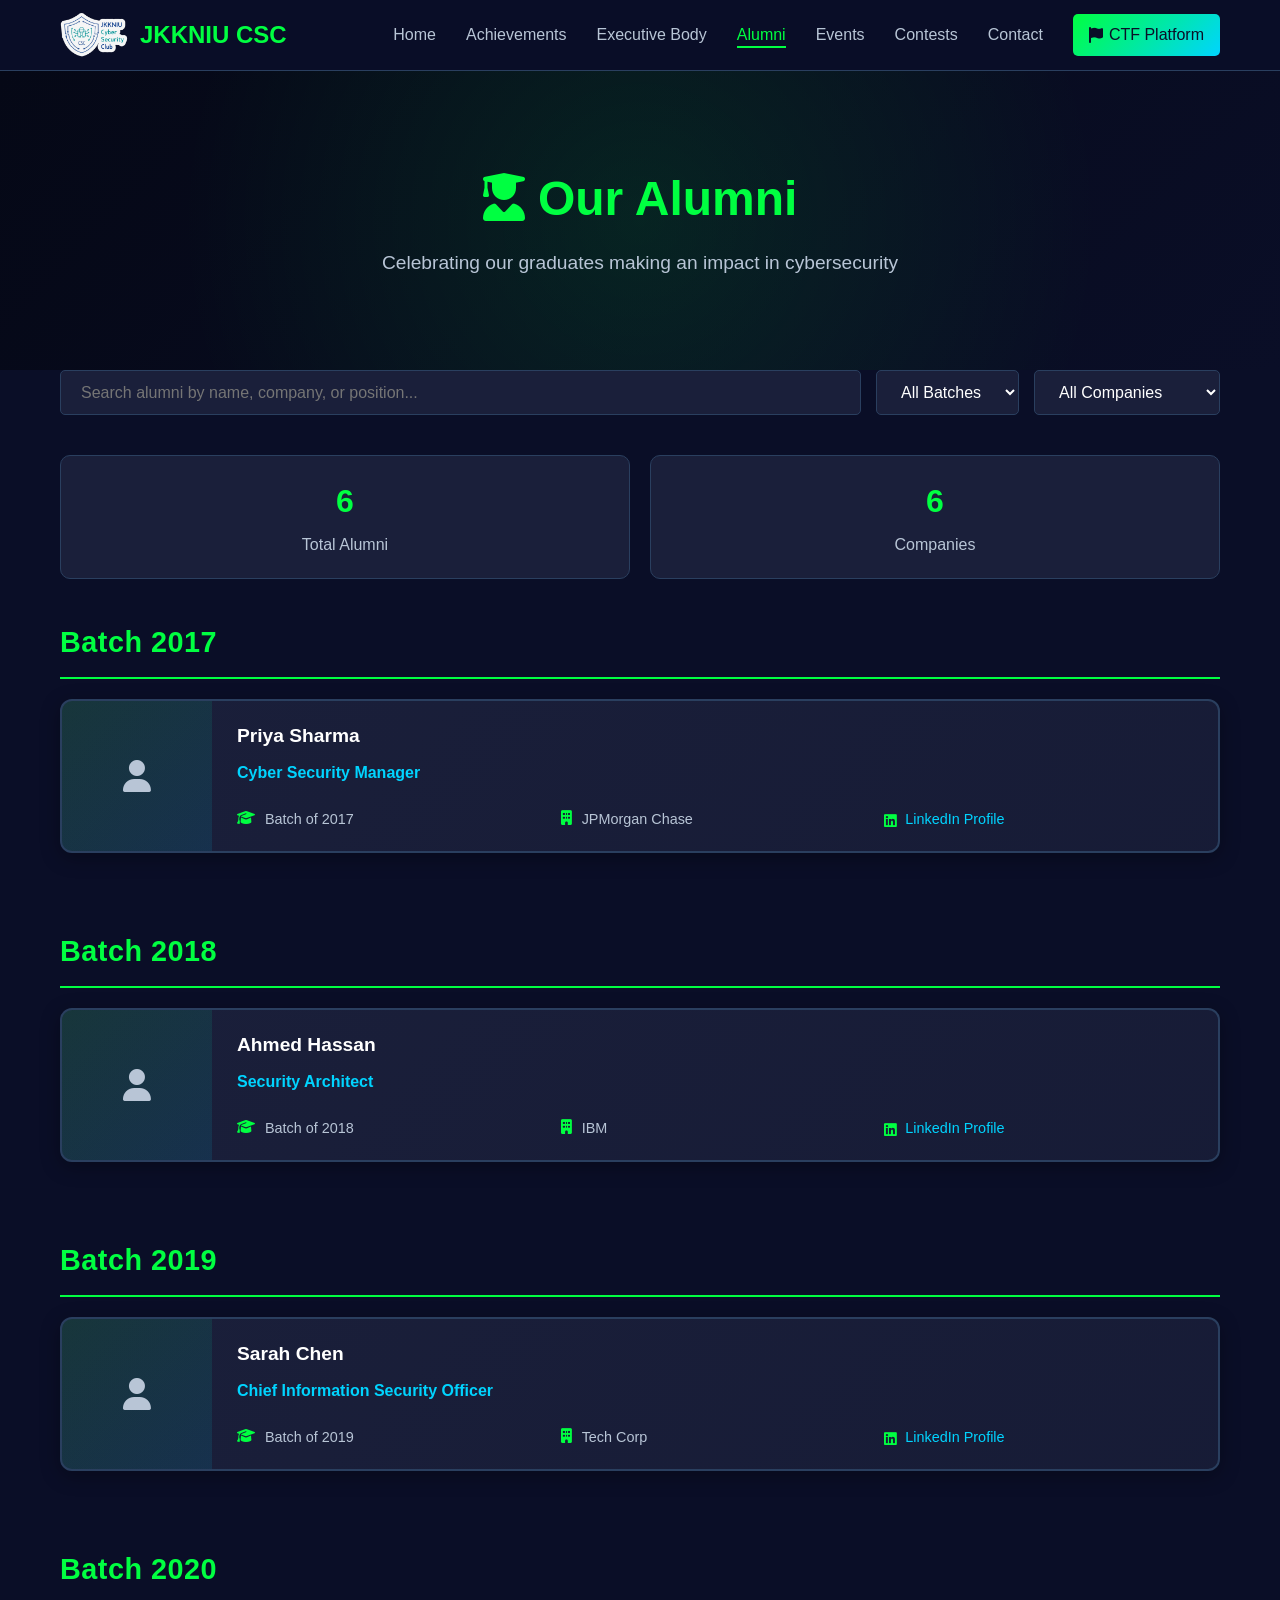
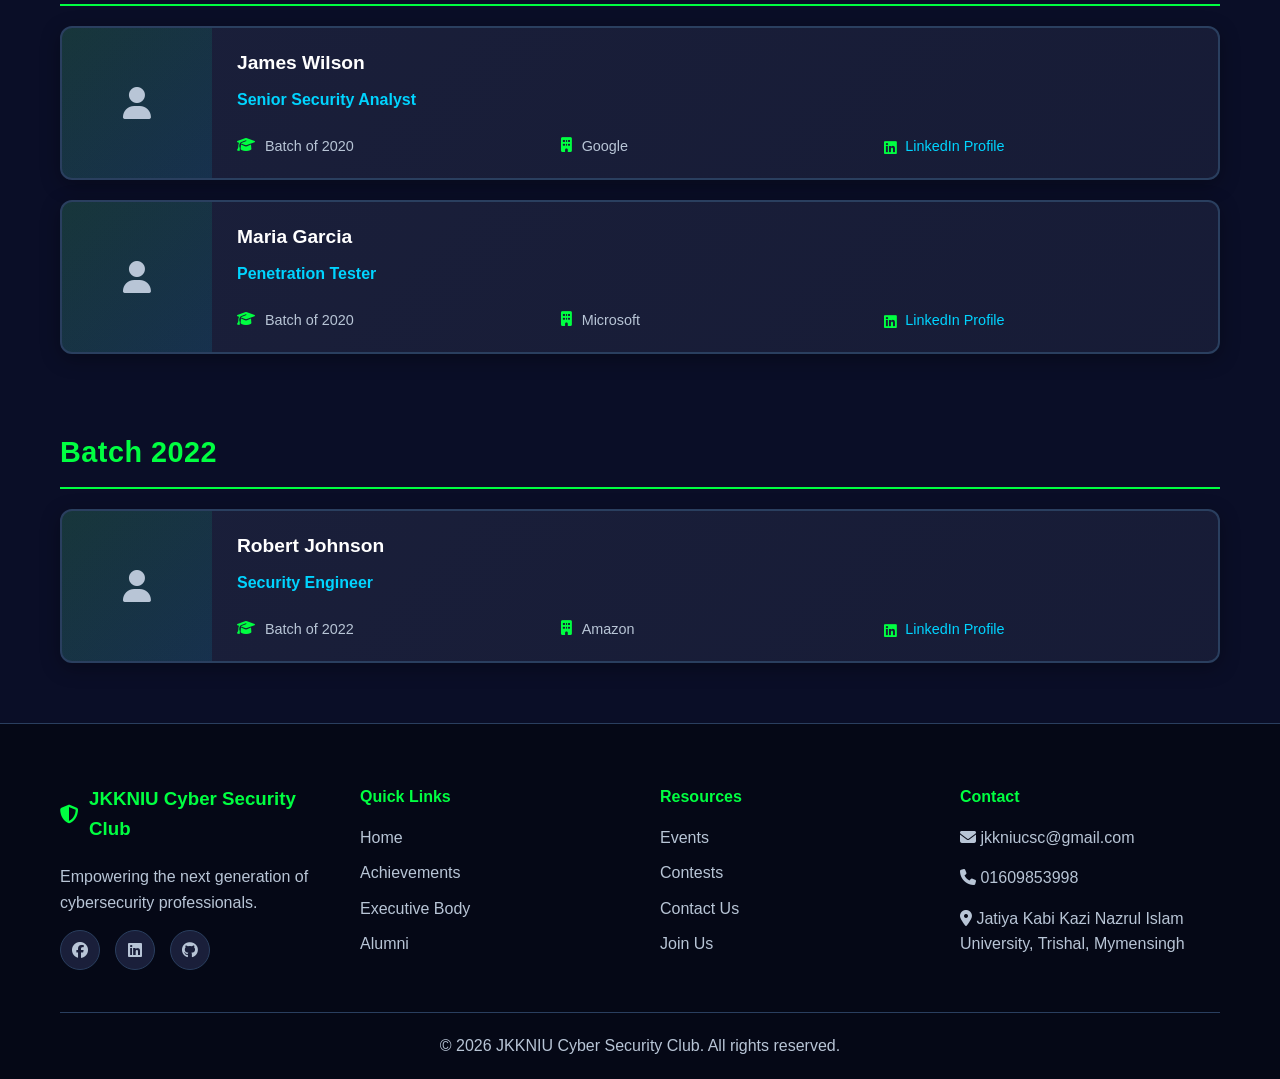
<file: alumni.html>
<!DOCTYPE html>
<html lang="en">
<head>
    <meta charset="UTF-8">
    <meta name="viewport" content="width=device-width, initial-scale=1.0">
    <title>Alumni - Cyber Security Club</title>
    <link rel="icon" type="image/png" href="club_logo.png">
    <link rel="stylesheet" href="css/style.css">
    <link rel="stylesheet" href="https://cdnjs.cloudflare.com/ajax/libs/font-awesome/6.4.0/css/all.min.css">
</head>
<body>
    <!-- Navigation -->
    <nav class="navbar" id="navbar">
        <div class="nav-container">
            <div class="logo">
                <img src="/club_logo.png" alt="JKKNIU Cyber Security Club" class="logo-img">
                <p>JKKNIU CSC</p>
            </div>
            <div class="hamburger" id="hamburger">
                <span></span>
                <span></span>
                <span></span>
            </div>
            <ul class="nav-menu" id="navMenu">
                <li><a href="index.html">Home</a></li>
                <li><a href="achievements.html">Achievements</a></li>
                <li><a href="executive.html">Executive Body</a></li>
                <li><a href="alumni.html" class="active">Alumni</a></li>
                <li><a href="events.html">Events</a></li>
                <li><a href="contests.html">Contests</a></li>
                <li><a href="index.html#contact">Contact</a></li>
                <li><a href="https://jkkniuctf.tech" target="_blank" class="ctf-nav-link"><i class="fas fa-flag"></i> CTF Platform</a></li>
            </ul>
        </div>
    </nav>

    <!-- Page Header -->
    <section class="page-header">
        <div class="header-overlay"></div>
        <div class="container">
            <h1><i class="fas fa-user-graduate"></i> Our Alumni</h1>
            <p>Celebrating our graduates making an impact in cybersecurity</p>
        </div>
    </section>

    <!-- Alumni Section -->
    <section class="alumni-section">
        <div class="container">
            <div class="filter-bar">
                <input type="text" id="alumniSearch" placeholder="Search alumni by name, company, or position..." class="search-input">
                <select id="batchFilter" class="filter-select">
                    <option value="">All Batches</option>
                </select>
                <select id="companyFilter" class="filter-select">
                    <option value="">All Companies</option>
                </select>
            </div>

            <div class="alumni-stats">
                <div class="stat-item">
                    <h3 id="totalAlumni">0</h3>
                    <p>Total Alumni</p>
                </div>
                <div class="stat-item">
                    <h3 id="totalCompanies">0</h3>
                    <p>Companies</p>
                </div>
            </div>

            <div class="alumni-list" id="alumniList">
                <div class="loading">Loading alumni...</div>
            </div>
        </div>
    </section>

    <!-- Footer -->
    <footer class="footer">
        <div class="container">
            <div class="footer-content">
                <div class="footer-section">
                    <h3><i class="fas fa-shield-alt"></i> JKKNIU Cyber Security Club</h3>
                    <p>Empowering the next generation of cybersecurity professionals.</p>
                    <div class="social-links">
                        <a href="https://www.facebook.com/jkkniu.csc" target="_blank" aria-label="Facebook"><i class="fab fa-facebook"></i></a>
                        <a href="https://www.linkedin.com/company/jkkniu-cyber-security-club/" target="_blank" aria-label="LinkedIn"><i class="fab fa-linkedin"></i></a>
                        <a href="https://github.com/jkkniucsc" target="_blank" aria-label="GitHub"><i class="fab fa-github"></i></a>
                    </div>
                </div>
                <div class="footer-section">
                    <h4>Quick Links</h4>
                    <ul>
                        <li><a href="index.html">Home</a></li>
                        <li><a href="achievements.html">Achievements</a></li>
                        <li><a href="executive.html">Executive Body</a></li>
                        <li><a href="alumni.html">Alumni</a></li>
                    </ul>
                </div>
                <div class="footer-section">
                    <h4>Resources</h4>
                    <ul>
                        <li><a href="events.html">Events</a></li>
                        <li><a href="contests.html">Contests</a></li>
                        <li><a href="index.html#contact">Contact Us</a></li>
                        <li><a href="#">Join Us</a></li>
                    </ul>
                </div>
                <div class="footer-section">
                    <h4>Contact</h4>
                    <p><i class="fas fa-envelope"></i> <a href="mailto:jkkniucsc@gmail.com">jkkniucsc@gmail.com</a></p>
                    <p><i class="fas fa-phone"></i> <a href="tel:+8801609853998">01609853998</a></p>
                    <p><i class="fas fa-map-marker-alt"></i> Jatiya Kabi Kazi Nazrul Islam University, Trishal, Mymensingh</p>
                </div>
            </div>
            <div class="footer-bottom">
                <p>&copy; 2026 JKKNIU Cyber Security Club. All rights reserved.</p>
            </div>
        </div>
    </footer>

    <script src="js/sample-data.js"></script>
    <script src="js/main.js"></script>
    <script src="js/data-loader.js"></script>
    <script src="js/csv-loader-simple.js"></script>
    <script src="js/alumni.js"></script>
</body>
</html>
</file>
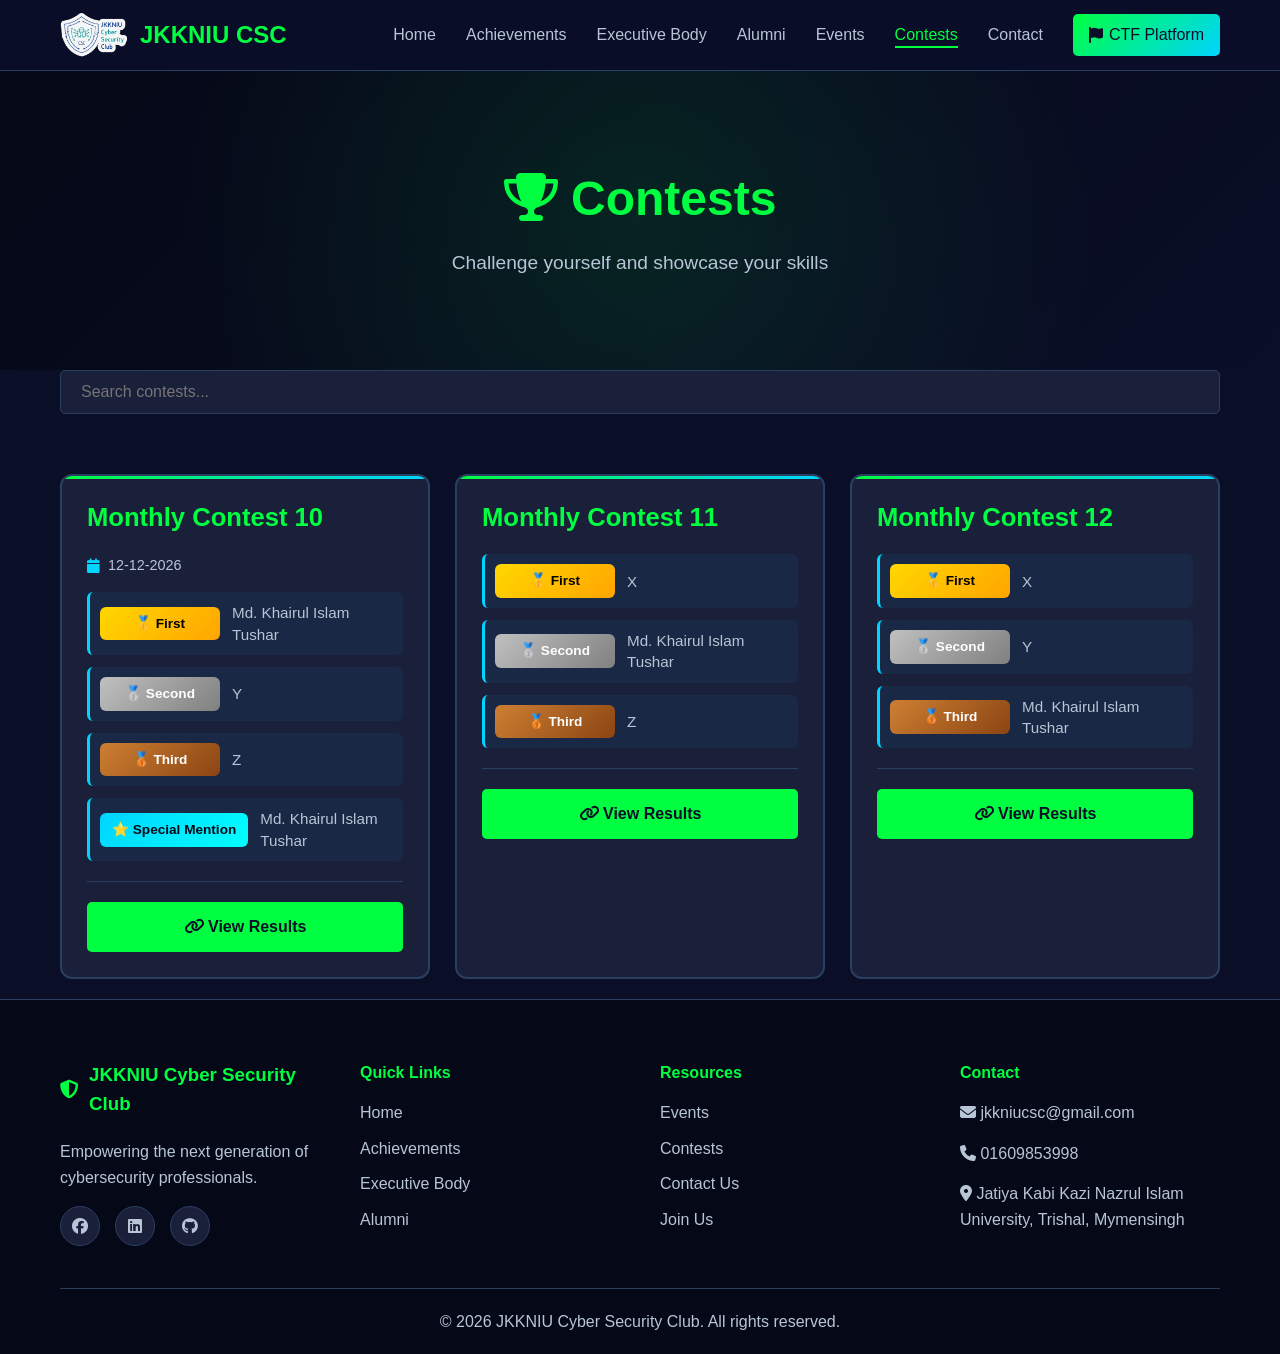
<file: contests.html>
<!DOCTYPE html>
<html lang="en">
<head>
    <meta charset="UTF-8">
    <meta name="viewport" content="width=device-width, initial-scale=1.0">
    <title>Contests - Cyber Security Club</title>
    <link rel="icon" type="image/png" href="club_logo.png">
    <link rel="stylesheet" href="css/style.css">
    <link rel="stylesheet" href="https://cdnjs.cloudflare.com/ajax/libs/font-awesome/6.4.0/css/all.min.css">
</head>
<body>
    <!-- Navigation -->
    <nav class="navbar" id="navbar">
        <div class="nav-container">
            <div class="logo">
                <img src="/club_logo.png" alt="JKKNIU Cyber Security Club" class="logo-img">
                <p>JKKNIU CSC</p>
            </div>
            <div class="hamburger" id="hamburger">
                <span></span>
                <span></span>
                <span></span>
            </div>
            <ul class="nav-menu" id="navMenu">
                <li><a href="index.html">Home</a></li>
                <li><a href="achievements.html">Achievements</a></li>
                <li><a href="executive.html">Executive Body</a></li>
                <li><a href="alumni.html">Alumni</a></li>
                <li><a href="events.html">Events</a></li>
                <li><a href="contests.html" class="active">Contests</a></li>
                <li><a href="index.html#contact">Contact</a></li>
                <li><a href="https://jkkniuctf.tech" target="_blank" class="ctf-nav-link"><i class="fas fa-flag"></i> CTF Platform</a></li>
            </ul>
        </div>
    </nav>

    <!-- Page Header -->
    <section class="page-header">
        <div class="header-overlay"></div>
        <div class="container">
            <h1><i class="fas fa-trophy"></i> Contests</h1>
            <p>Challenge yourself and showcase your skills</p>
        </div>
    </section>

    <!-- Contests Section -->
    <section class="contests-section">
        <div class="container">
            <div class="filter-bar">
                <input type="text" id="contestSearch" placeholder="Search contests..." class="search-input">
            </div>

            <div class="contests-container" id="contestsContainer">
                <div class="loading">Loading contests...</div>
            </div>
        </div>
    </section>

    <!-- Footer -->
    <footer class="footer">
        <div class="container">
            <div class="footer-content">
                <div class="footer-section">
                    <h3><i class="fas fa-shield-alt"></i> JKKNIU Cyber Security Club</h3>
                    <p>Empowering the next generation of cybersecurity professionals.</p>
                    <div class="social-links">
                        <a href="https://www.facebook.com/jkkniu.csc" target="_blank" aria-label="Facebook"><i class="fab fa-facebook"></i></a>
                        <a href="https://www.linkedin.com/company/jkkniu-cyber-security-club/" target="_blank" aria-label="LinkedIn"><i class="fab fa-linkedin"></i></a>
                        <a href="https://github.com/jkkniucsc" target="_blank" aria-label="GitHub"><i class="fab fa-github"></i></a>
                    </div>
                </div>
                <div class="footer-section">
                    <h4>Quick Links</h4>
                    <ul>
                        <li><a href="index.html">Home</a></li>
                        <li><a href="achievements.html">Achievements</a></li>
                        <li><a href="executive.html">Executive Body</a></li>
                        <li><a href="alumni.html">Alumni</a></li>
                    </ul>
                </div>
                <div class="footer-section">
                    <h4>Resources</h4>
                    <ul>
                        <li><a href="events.html">Events</a></li>
                        <li><a href="contests.html">Contests</a></li>
                        <li><a href="index.html#contact">Contact Us</a></li>
                        <li><a href="#">Join Us</a></li>
                    </ul>
                </div>
                <div class="footer-section">
                    <h4>Contact</h4>
                    <p><i class="fas fa-envelope"></i> <a href="mailto:jkkniucsc@gmail.com">jkkniucsc@gmail.com</a></p>
                    <p><i class="fas fa-phone"></i> <a href="tel:+8801609853998">01609853998</a></p>
                    <p><i class="fas fa-map-marker-alt"></i> Jatiya Kabi Kazi Nazrul Islam University, Trishal, Mymensingh</p>
                </div>
            </div>
            <div class="footer-bottom">
                <p>&copy; 2026 JKKNIU Cyber Security Club. All rights reserved.</p>
            </div>
        </div>
    </footer>

    <script src="js/sample-data.js"></script>
    <script src="js/main.js"></script>
    <script src="js/data-loader.js"></script>
    <script src="js/csv-loader-simple.js"></script>
    <script src="js/contests.js"></script>
</body>
</html>
</file>
<file: css/style.css>
/* ===== CSS Variables ===== */
:root {
    --primary-color: #00ff41;
    --secondary-color: #00d4ff;
    --accent-color: #ff00ff;
    --bg-dark: #0a0e27;
    --bg-darker: #050816;
    --bg-card: #1a1f3a;
    --text-primary: #ffffff;
    --text-secondary: #b8c5d6;
    --border-color: #2a3f5f;
    --success: #00ff41;
    --warning: #ffaa00;
    --danger: #ff0055;
    --transition: all 0.3s ease;
}

/* ===== Reset & Base Styles ===== */
* {
    margin: 0;
    padding: 0;
    box-sizing: border-box;
}

body {
    font-family: 'Segoe UI', Tahoma, Geneva, Verdana, sans-serif;
    background-color: var(--bg-dark);
    color: var(--text-primary);
    line-height: 1.6;
    overflow-x: hidden;
}

a {
    text-decoration: none;
    color: inherit;
    transition: var(--transition);
}

img {
    max-width: 100%;
    height: auto;
    display: block;
}

ul {
    list-style: none;
}

.container {
    max-width: 1200px;
    margin: 0 auto;
    padding: 0 20px;
}

/* ===== Navigation Bar ===== */
.navbar {
    position: fixed;
    top: 0;
    width: 100%;
    background: rgba(10, 14, 39, 0.95);
    backdrop-filter: blur(10px);
    z-index: 1000;
    border-bottom: 1px solid var(--border-color);
    transition: var(--transition);
}

.navbar.scrolled {
    background: rgba(10, 14, 39, 1);
    box-shadow: 0 5px 20px rgba(0, 255, 65, 0.1);
}

.nav-container {
    max-width: 1200px;
    margin: 0 auto;
    padding: 0 20px;
    display: flex;
    justify-content: space-between;
    align-items: center;
    height: 70px;
}

.logo {
    display: flex;
    align-items: center;
    gap: 10px;
    font-size: 1.5rem;
    font-weight: bold;
    color: var(--primary-color);
    cursor: pointer;
}

.logo i {
    font-size: 1.8rem;
}

.logo-img {
    height: 70px;
    width: auto;
    display: block;
}

.about-logo-img {
    height: 1000px;
    width: auto;
    display: block;
    margin: 0 auto;
    filter: drop-shadow(0 4px 15px rgba(0, 255, 65, 0.3));
}

.nav-menu {
    display: flex;
    gap: 30px;
    align-items: center;
}

.nav-menu a {
    color: var(--text-secondary);
    font-weight: 500;
    position: relative;
    padding: 5px 0;
}

.nav-menu a::after {
    content: '';
    position: absolute;
    bottom: 0;
    left: 0;
    width: 0;
    height: 2px;
    background: var(--primary-color);
    transition: width 0.3s ease;
}

.nav-menu a:hover,
.nav-menu a.active {
    color: var(--primary-color);
}

.nav-menu a:hover::after,
.nav-menu a.active::after {
    width: 100%;
}

.ctf-nav-link {
    background: linear-gradient(135deg, var(--primary-color), var(--secondary-color)) !important;
    color: var(--bg-dark) !important;
    padding: 8px 16px !important;
    border-radius: 5px;
    font-weight: 600;
    display: flex !important;
    align-items: center;
    gap: 6px;
    transition: all 0.3s ease;
}

.ctf-nav-link:hover {
    background: transparent !important;
    border: 2px solid var(--primary-color) !important;
    color: var(--primary-color) !important;
    box-shadow: 0 0 15px rgba(0, 255, 65, 0.3);
    padding: 6px 14px !important;
}

.ctf-nav-link::after {
    display: none !important;
}

.hamburger {
    display: none;
    flex-direction: column;
    cursor: pointer;
    gap: 5px;
}

.hamburger span {
    width: 25px;
    height: 3px;
    background: var(--primary-color);
    transition: var(--transition);
}

/* ===== Hero Section ===== */
.hero {
    position: relative;
    height: 100vh;
    display: flex;
    align-items: center;
    justify-content: center;
    text-align: center;
    background: linear-gradient(135deg, var(--bg-darker) 0%, var(--bg-dark) 100%);
    overflow: hidden;
}

.hero::before {
    content: '';
    position: absolute;
    top: 0;
    left: 0;
    width: 100%;
    height: 100%;
    background: 
        radial-gradient(circle at 20% 50%, rgba(0, 255, 65, 0.1) 0%, transparent 50%),
        radial-gradient(circle at 80% 80%, rgba(0, 212, 255, 0.1) 0%, transparent 50%),
        radial-gradient(circle at 40% 20%, rgba(255, 0, 255, 0.1) 0%, transparent 50%);
    animation: pulse 15s ease-in-out infinite;
}

@keyframes pulse {
    0%, 100% { opacity: 1; }
    50% { opacity: 0.5; }
}

.hero-overlay {
    position: absolute;
    top: 0;
    left: 0;
    width: 100%;
    height: 100%;
    background: url('data:image/svg+xml,<svg xmlns="http://www.w3.org/2000/svg" viewBox="0 0 100 100"><text y="0.9em" font-size="90" fill="rgba(0,255,65,0.03)">01</text></svg>');
    background-size: 200px;
    animation: matrix 20s linear infinite;
}

@keyframes matrix {
    0% { background-position: 0 0; }
    100% { background-position: 0 200px; }
}

.hero-content {
    position: relative;
    z-index: 1;
    max-width: 900px;
    padding: 0 20px;
}

.hero h1 {
    font-size: clamp(2rem, 5vw, 4rem);
    margin-bottom: 20px;
    text-shadow: 0 0 20px rgba(0, 255, 65, 0.5);
}

.glitch {
    position: relative;
    color: var(--primary-color);
}

.glitch::before,
.glitch::after {
    content: attr(data-text);
    position: absolute;
    top: 0;
    left: 0;
    width: 100%;
    height: 100%;
}

.glitch::before {
    left: 2px;
    text-shadow: -2px 0 var(--secondary-color);
    clip: rect(24px, 550px, 90px, 0);
    animation: glitch-anim 3s infinite linear alternate-reverse;
}

.glitch::after {
    left: -2px;
    text-shadow: -2px 0 var(--accent-color);
    clip: rect(85px, 550px, 140px, 0);
    animation: glitch-anim 2s infinite linear alternate-reverse;
}

@keyframes glitch-anim {
    0% { clip: rect(20px, 9999px, 120px, 0); }
    25% { clip: rect(90px, 9999px, 50px, 0); }
    50% { clip: rect(10px, 9999px, 80px, 0); }
    75% { clip: rect(60px, 9999px, 30px, 0); }
    100% { clip: rect(40px, 9999px, 100px, 0); }
}

.tagline {
    font-size: 1.5rem;
    color: var(--secondary-color);
    margin-bottom: 15px;
}

.intro {
    font-size: 1.1rem;
    color: var(--text-secondary);
    margin-bottom: 30px;
    max-width: 700px;
    margin-left: auto;
    margin-right: auto;
}

.cta-buttons {
    display: flex;
    gap: 20px;
    justify-content: center;
    flex-wrap: wrap;
    margin-bottom: 40px;
}

.hero-social-links {
    display: flex;
    gap: 20px;
    justify-content: center;
    flex-wrap: wrap;
    align-items: center;
}

.social-icon {
    display: inline-flex;
    align-items: center;
    justify-content: center;
    width: 50px;
    height: 50px;
    border-radius: 50%;
    background: linear-gradient(135deg, rgba(0, 255, 65, 0.1) 0%, rgba(0, 212, 255, 0.1) 100%);
    border: 2px solid rgba(0, 255, 65, 0.3);
    color: var(--primary-color);
    font-size: 1.3rem;
    transition: all 0.3s ease;
    cursor: pointer;
}

.social-icon:hover {
    background: linear-gradient(135deg, var(--primary-color) 0%, var(--secondary-color) 100%);
    color: var(--bg-dark);
    border-color: var(--primary-color);
    transform: translateY(-8px) scale(1.1);
    box-shadow: 0 10px 25px rgba(0, 255, 65, 0.3);
}

.btn {
    display: inline-block;
    padding: 12px 30px;
    border-radius: 5px;
    font-weight: 600;
    cursor: pointer;
    transition: var(--transition);
    border: 2px solid transparent;
}

.btn-primary {
    background: var(--primary-color);
    color: var(--bg-dark);
}

.btn-primary:hover {
    background: transparent;
    border-color: var(--primary-color);
    color: var(--primary-color);
    box-shadow: 0 0 20px rgba(0, 255, 65, 0.3);
}

.btn-secondary {
    background: transparent;
    border-color: var(--secondary-color);
    color: var(--secondary-color);
}

.btn-secondary:hover {
    background: var(--secondary-color);
    color: var(--bg-dark);
    box-shadow: 0 0 20px rgba(0, 212, 255, 0.3);
}

.scroll-indicator {
    position: absolute;
    bottom: 30px;
    left: 50%;
    transform: translateX(-50%);
    animation: bounce 2s infinite;
}

.scroll-indicator i {
    font-size: 2rem;
    color: var(--primary-color);
}

@keyframes bounce {
    0%, 20%, 50%, 80%, 100% { transform: translateY(0) translateX(-50%); }
    40% { transform: translateY(-10px) translateX(-50%); }
    60% { transform: translateY(-5px) translateX(-50%); }
}

/* ===== Stats Section ===== */
.stats {
    padding: 80px 0;
    background: var(--bg-darker);
}

.stats-grid {
    display: grid;
    grid-template-columns: repeat(auto-fit, minmax(200px, 1fr));
    gap: 30px;
}

.stat-card {
    text-align: center;
    padding: 30px;
    background: var(--bg-card);
    border-radius: 10px;
    border: 1px solid var(--border-color);
    transition: var(--transition);
}

.stat-card:hover {
    transform: translateY(-5px);
    border-color: var(--primary-color);
    box-shadow: 0 10px 30px rgba(0, 255, 65, 0.2);
}

.stat-card i {
    font-size: 3rem;
    color: var(--primary-color);
    margin-bottom: 15px;
}

.stat-number {
    font-size: 2.5rem;
    font-weight: bold;
    color: var(--primary-color);
    margin-bottom: 10px;
}

.stat-card p {
    color: var(--text-secondary);
}

/* ===== Section Styles ===== */
.section-title {
    text-align: center;
    font-size: 2.5rem;
    margin-bottom: 50px;
    color: var(--primary-color);
    position: relative;
    display: inline-block;
    left: 50%;
    transform: translateX(-50%);
}

.section-title::after {
    content: '';
    position: absolute;
    bottom: -10px;
    left: 50%;
    transform: translateX(-50%);
    width: 60%;
    height: 3px;
    background: linear-gradient(90deg, transparent, var(--primary-color), transparent);
}

.key-achievements,
.upcoming-events,
.about {
    padding: 80px 0;
}

.key-achievements {
    background: var(--bg-dark);
}

.upcoming-events {
    background: var(--bg-darker);
}

.about {
    background: var(--bg-dark);
}

.achievements-grid,
.events-grid {
    display: grid;
    grid-template-columns: repeat(auto-fill, minmax(300px, 1fr));
    gap: 30px;
    margin-bottom: 40px;
}

/* ===== Card Styles ===== */
.achievement-card,
.event-card {
    background: linear-gradient(135deg, var(--bg-card) 0%, rgba(26, 31, 58, 0.8) 100%);
    border-radius: 12px;
    overflow: hidden;
    border: 2px solid var(--border-color);
    transition: var(--transition);
    cursor: pointer;
    margin-bottom: 20px;
    box-shadow: 0 5px 20px rgba(0, 0, 0, 0.3);
    position: relative;
}

.achievement-card::before,
.event-card::before {
    content: '';
    position: absolute;
    top: 0;
    left: 0;
    right: 0;
    height: 3px;
    background: linear-gradient(90deg, var(--primary-color), var(--secondary-color));
    opacity: 0;
    transition: var(--transition);
}

.achievement-card:hover,
.event-card:hover {
    transform: translateY(-12px) scale(1.01);
    border-color: var(--primary-color);
    box-shadow: 0 20px 50px rgba(0, 255, 65, 0.3), inset 0 1px 0 rgba(255, 255, 255, 0.1);
}

.achievement-card:hover::before,
.event-card:hover::before {
    opacity: 1;
}

.card-image {
    width: 100%;
    height: 200px;
    object-fit: cover;
    border-bottom: 2px solid var(--border-color);
    position: relative;
    overflow: hidden;
}

.card-image::after {
    content: '';
    position: absolute;
    top: 0;
    left: 0;
    right: 0;
    bottom: 0;
    background: linear-gradient(135deg, transparent, rgba(0, 255, 65, 0.1));
    opacity: 0;
    transition: opacity 0.3s ease;
}

.achievement-card:hover .card-image::after,
.event-card:hover .card-image::after {
    opacity: 1;
}

.card-content {
    padding: 20px;
}

.card-title {
    font-size: 1.3rem;
    color: var(--primary-color);
    margin-bottom: 10px;
}

.card-date {
    color: var(--secondary-color);
    font-size: 0.9rem;
    margin-bottom: 10px;
    display: flex;
    align-items: center;
    gap: 5px;
}

.card-description {
    color: var(--text-secondary);
    line-height: 1.6;
}

.view-all {
    text-align: center;
    margin-top: 40px;
}

/* ===== About Section ===== */
.about-content {
    display: grid;
    grid-template-columns: 1fr 1fr;
    gap: 50px;
    align-items: center;
}

.about-text h3 {
    color: var(--primary-color);
    font-size: 1.8rem;
    margin-bottom: 15px;
}

.about-text p {
    color: var(--text-secondary);
    margin-bottom: 20px;
}

.about-text ul {
    list-style: none;
}

.about-text li {
    color: var(--text-secondary);
    margin-bottom: 10px;
    display: flex;
    align-items: center;
    gap: 10px;
}

.about-text li i {
    color: var(--primary-color);
}

.security-visual {
    width: 450px;
    height: 450px;
    margin: 0 auto;
    display: flex;
    align-items: center;
    justify-content: center;
    background: linear-gradient(135deg, rgba(0, 255, 65, 0.1), rgba(0, 212, 255, 0.1));
    border-radius: 50%;
    border: 3px solid var(--primary-color);
    animation: rotate 20s linear infinite;
}

.security-visual i {
    font-size: 8rem;
    color: var(--primary-color);
}

@keyframes rotate {
    0% { transform: rotate(0deg); }
    100% { transform: rotate(360deg); }
}

/* ===== Page Header ===== */
.page-header {
    position: relative;
    height: 300px;
    display: flex;
    align-items: center;
    justify-content: center;
    text-align: center;
    background: linear-gradient(135deg, var(--bg-darker) 0%, var(--bg-dark) 100%);
    margin-top: 70px;
    overflow: hidden;
}

.header-overlay {
    position: absolute;
    top: 0;
    left: 0;
    width: 100%;
    height: 100%;
    background: radial-gradient(circle at 50% 50%, rgba(0, 255, 65, 0.1) 0%, transparent 70%);
}

.page-header h1 {
    position: relative;
    z-index: 1;
    font-size: 3rem;
    color: var(--primary-color);
    margin-bottom: 10px;
}

.page-header p {
    position: relative;
    z-index: 1;
    font-size: 1.2rem;
    color: var(--text-secondary);
}

/* ===== Filter Bar ===== */
.filter-bar {
    display: flex;
    gap: 15px;
    margin-bottom: 40px;
    flex-wrap: wrap;
}

.search-input,
.filter-select {
    padding: 12px 20px;
    background: var(--bg-card);
    border: 1px solid var(--border-color);
    border-radius: 5px;
    color: var(--text-primary);
    font-size: 1rem;
    transition: var(--transition);
}

.search-input {
    flex: 1;
    min-width: 250px;
}

.search-input:focus,
.filter-select:focus {
    outline: none;
    border-color: var(--primary-color);
    box-shadow: 0 0 10px rgba(0, 255, 65, 0.2);
}

.filter-select {
    cursor: pointer;
}

/* ===== Timeline ===== */
.achievements-timeline {
    position: relative;
    padding-left: 50px;
}

.achievements-timeline::before {
    content: '';
    position: absolute;
    left: 20px;
    top: 0;
    bottom: 0;
    width: 2px;
    background: linear-gradient(to bottom, var(--primary-color), var(--secondary-color));
}

.timeline-item {
    position: relative;
    margin-bottom: 40px;
    padding: 25px;
    background: linear-gradient(135deg, var(--bg-card) 0%, rgba(26, 31, 58, 0.9) 100%);
    border-radius: 12px;
    border: 2px solid var(--border-color);
    transition: var(--transition);
    box-shadow: 0 5px 25px rgba(0, 0, 0, 0.3);
}

.timeline-item::after {
    content: '';
    position: absolute;
    top: 0;
    left: 0;
    right: 0;
    height: 3px;
    background: linear-gradient(90deg, var(--primary-color), var(--secondary-color));
    border-radius: 12px 12px 0 0;
    opacity: 0;
    transition: opacity 0.3s ease;
}

.timeline-item:hover {
    transform: translateX(12px) scale(1.01);
    border-color: var(--primary-color);
    box-shadow: 0 15px 40px rgba(0, 255, 65, 0.3), inset 0 1px 0 rgba(255, 255, 255, 0.1);
}

.timeline-item:hover::after {
    opacity: 1;
}

.timeline-date {
    color: var(--secondary-color);
    font-size: 0.9rem;
    margin-bottom: 10px;
}

.timeline-title {
    color: var(--primary-color);
    font-size: 1.5rem;
    margin-bottom: 10px;
}

.timeline-description {
    color: var(--text-secondary);
    line-height: 1.6;
}

.timeline-position {
    background: linear-gradient(135deg, rgba(0, 255, 65, 0.15) 0%, rgba(0, 212, 255, 0.15) 100%);
    color: var(--primary-color);
    padding: 12px 16px;
    border-left: 3px solid var(--primary-color);
    border-radius: 5px;
    margin-top: 15px;
    font-size: 0.95rem;
    line-height: 1.6;
}

.timeline-image {
    width: 100%;
    max-width: 400px;
    height: auto;
    border-radius: 5px;
    margin-top: 15px;
    border: 1px solid var(--border-color);
}

.achievement-meta {
    margin-top: 20px;
    padding: 18px;
    background: linear-gradient(135deg, rgba(0, 255, 65, 0.08) 0%, rgba(0, 212, 255, 0.05) 100%);
    border-left: 4px solid var(--primary-color);
    border-radius: 8px;
    border-top: 1px solid rgba(0, 255, 65, 0.15);
    box-shadow: inset 0 1px 3px rgba(0, 255, 65, 0.1);
}

.meta-item {
    color: var(--text-secondary);
    font-size: 0.95rem;
    display: flex;
    align-items: flex-start;
    gap: 10px;
    margin-bottom: 10px;
}

.meta-item:last-child {
    margin-bottom: 0;
}

.meta-item i {
    color: var(--primary-color);
    margin-top: 2px;
    flex-shrink: 0;
}

.meta-item strong {
    color: var(--primary-color);
    min-width: 130px;
}

/* ===== Executive Body ===== */
.members-grid {
    display: grid;
    grid-template-columns: repeat(auto-fit, minmax(280px, 1fr));
    gap: 30px;
    justify-items: center;
    max-width: 1200px;
    margin: 0 auto;
}

.member-card {
    background: linear-gradient(135deg, var(--bg-card) 0%, rgba(26, 31, 58, 0.8) 100%);
    border-radius: 12px;
    overflow: hidden;
    border: 2px solid var(--border-color);
    transition: var(--transition);
    cursor: pointer;
    text-align: center;
    width: 100%;
    max-width: 320px;
    margin-bottom: 20px;
    box-shadow: 0 5px 25px rgba(0, 0, 0, 0.3);
    position: relative;
}

.member-card::before {
    content: '';
    position: absolute;
    top: 0;
    left: 0;
    right: 0;
    height: 3px;
    background: linear-gradient(90deg, var(--primary-color), var(--secondary-color));
    opacity: 0;
    transition: var(--transition);
    z-index: 1;
}

.member-card:hover {
    transform: translateY(-12px) scale(1.03);
    border-color: var(--primary-color);
    box-shadow: 0 20px 50px rgba(0, 255, 65, 0.3), inset 0 1px 0 rgba(255, 255, 255, 0.1);
}

.member-card:hover::before {
    opacity: 1;
}

.member-image {
    width: 100%;
    height: 200px;
    object-fit: cover;
    border-bottom: 2px solid var(--border-color);
}

.member-info {
    padding: 15px;
}

.member-name {
    font-size: 1.3rem;
    color: var(--primary-color);
    margin-bottom: 3px;
}

.member-role {
    color: var(--secondary-color);
    font-size: 1rem;
    margin-bottom: 8px;
}

.member-bio {
    color: var(--text-secondary);
    font-size: 0.9rem;
    line-height: 1.5;
}

.member-social {
    display: flex;
    gap: 15px;
    justify-content: center;
    margin-top: 12px;
}

.member-social a {
    color: var(--text-secondary);
    font-size: 1.2rem;
    transition: var(--transition);
}

.member-social a:hover {
    color: var(--primary-color);
    transform: scale(1.2);
}

/* ===== Alumni ===== */
.alumni-stats {
    display: grid;
    grid-template-columns: repeat(auto-fit, minmax(200px, 1fr));
    gap: 20px;
    margin-bottom: 40px;
}

.stat-item {
    text-align: center;
    padding: 20px;
    background: var(--bg-card);
    border-radius: 10px;
    border: 1px solid var(--border-color);
}

.stat-item h3 {
    font-size: 2rem;
    color: var(--primary-color);
    margin-bottom: 5px;
}

.stat-item p {
    color: var(--text-secondary);
}

.alumni-grid {
    display: grid;
    grid-template-columns: repeat(auto-fill, minmax(250px, 1fr));
    gap: 25px;
}

.alumni-card {
    background: linear-gradient(135deg, var(--bg-card) 0%, rgba(26, 31, 58, 0.8) 100%);
    border-radius: 12px;
    padding: 25px;
    border: 2px solid var(--border-color);
    transition: var(--transition);
    margin-bottom: 20px;
    box-shadow: 0 5px 25px rgba(0, 0, 0, 0.3);
    position: relative;
}

.alumni-card::before {
    content: '';
    position: absolute;
    top: 0;
    left: 0;
    right: 0;
    height: 3px;
    background: linear-gradient(90deg, var(--secondary-color), var(--primary-color));
    opacity: 0;
    transition: var(--transition);
    border-radius: 12px 12px 0 0;
}

.alumni-card:hover {
    transform: translateY(-8px) scale(1.02);
    border-color: var(--secondary-color);
    box-shadow: 0 15px 40px rgba(0, 212, 255, 0.3), inset 0 1px 0 rgba(255, 255, 255, 0.1);
}

.alumni-card:hover::before {
    opacity: 1;
}

.alumni-name {
    font-size: 1.2rem;
    color: var(--primary-color);
    margin-bottom: 5px;
}

.alumni-batch {
    color: var(--secondary-color);
    font-size: 0.9rem;
    margin-bottom: 10px;
}

.alumni-position {
    color: var(--text-secondary);
    font-size: 1rem;
    margin-bottom: 5px;
}

.alumni-company {
    color: var(--text-secondary);
    font-size: 0.9rem;
    font-style: italic;
}

/* ===== Events ===== */
.events-container {
    display: grid;
    gap: 30px;
}

.event-item {
    background: var(--bg-card);
    border-radius: 10px;
    overflow: hidden;
    border: 1px solid var(--border-color);
    display: grid;
    grid-template-columns: 300px 1fr;
    transition: var(--transition);
}

.event-item:hover {
    border-color: var(--primary-color);
    box-shadow: 0 10px 30px rgba(0, 255, 65, 0.2);
}

.event-image {
    width: 100%;
    height: 100%;
    object-fit: cover;
}

.event-details {
    padding: 30px;
}

.event-header {
    display: flex;
    justify-content: space-between;
    align-items: start;
    margin-bottom: 15px;
}

.event-title {
    font-size: 1.8rem;
    color: var(--primary-color);
    margin-bottom: 5px;
}

.event-category {
    display: inline-block;
    padding: 5px 15px;
    background: rgba(0, 255, 65, 0.1);
    border: 1px solid var(--primary-color);
    border-radius: 20px;
    color: var(--primary-color);
    font-size: 0.85rem;
    text-transform: uppercase;
}

.event-meta {
    display: flex;
    gap: 20px;
    margin-bottom: 15px;
    flex-wrap: wrap;
}

.event-meta span {
    color: var(--text-secondary);
    font-size: 0.9rem;
    display: flex;
    align-items: center;
    gap: 5px;
}

.event-meta i {
    color: var(--secondary-color);
}

.event-description {
    color: var(--text-secondary);
    line-height: 1.6;
    margin-bottom: 15px;
}

.event-gallery {
    display: flex;
    gap: 10px;
    margin-top: 15px;
}

.gallery-thumb {
    width: 80px;
    height: 80px;
    object-fit: cover;
    border-radius: 5px;
    border: 1px solid var(--border-color);
    cursor: pointer;
    transition: var(--transition);
}

.gallery-thumb:hover {
    border-color: var(--primary-color);
    transform: scale(1.05);
}

/* ===== Contests ===== */
.contests-container {
    display: grid;
    grid-template-columns: repeat(auto-fill, minmax(350px, 1fr));
    gap: 25px;
    padding: 20px 0;
}

.contest-card {
    background: var(--bg-card);
    border: 2px solid var(--border-color);
    border-radius: 12px;
    padding: 25px;
    transition: all 0.3s ease;
    position: relative;
    overflow: hidden;
}

.contest-card::before {
    content: '';
    position: absolute;
    top: 0;
    left: 0;
    right: 0;
    height: 3px;
    background: linear-gradient(90deg, var(--primary-color), var(--secondary-color));
}

.contest-card:hover {
    border-color: var(--secondary-color);
    box-shadow: 0 0 20px rgba(0, 212, 255, 0.3), inset 0 0 20px rgba(0, 212, 255, 0.05);
    transform: translateY(-5px);
}

.contest-card-content {
    position: relative;
    z-index: 1;
}

.contest-name {
    font-size: 1.6rem;
    color: var(--primary-color);
    margin: 0 0 20px 0;
    line-height: 1.3;
}

.contest-date {
    font-size: 0.9rem;
    color: var(--text-secondary);
    display: flex;
    align-items: center;
    gap: 8px;
    margin: 0 0 15px 0;
}

.contest-date i {
    color: var(--secondary-color);
}

.contest-winners {
    display: flex;
    flex-direction: column;
    gap: 12px;
    margin-bottom: 20px;
}

.contest-winner-group {
    display: flex;
    align-items: center;
    gap: 12px;
    padding: 10px;
    background: rgba(0, 212, 255, 0.05);
    border-left: 3px solid var(--secondary-color);
    border-radius: 6px;
}

.contest-position-badge {
    display: inline-flex;
    align-items: center;
    justify-content: center;
    gap: 6px;
    padding: 6px 12px;
    background: var(--secondary-color);
    color: var(--bg-darker);
    border-radius: 6px;
    font-size: 0.85rem;
    font-weight: bold;
    white-space: nowrap;
    min-width: 120px;
    text-align: center;
}

.contest-position-badge.first {
    background: linear-gradient(135deg, #FFD700, #FFA500);
    color: #000;
}

.contest-position-badge.second {
    background: linear-gradient(135deg, #C0C0C0, #808080);
    color: #fff;
}

.contest-position-badge.third {
    background: linear-gradient(135deg, #CD7F32, #8B4513);
    color: #fff;
}

.contest-position-badge.special-mention {
    background: linear-gradient(135deg, var(--secondary-color), #00ffff);
    color: var(--bg-darker);
}

.contest-names {
    color: var(--text-secondary);
    font-size: 0.95rem;
    flex: 1;
    line-height: 1.4;
}

.contest-no-winners {
    padding: 20px;
    text-align: center;
    color: var(--text-secondary);
    background: rgba(184, 197, 214, 0.1);
    border-radius: 8px;
    margin-bottom: 20px;
}

.contest-no-winners p {
    margin: 0;
}

.contest-footer {
    display: flex;
    gap: 12px;
    margin-top: 20px;
    padding-top: 20px;
    border-top: 1px solid var(--border-color);
}

.contest-footer .btn {
    flex: 1;
    text-align: center;
    padding: 10px 15px;
}

/* ===== Modal ===== */
.modal {
    display: none;
    position: fixed;
    z-index: 2000;
    left: 0;
    top: 0;
    width: 100%;
    height: 100%;
    background-color: rgba(0, 0, 0, 0.9);
    animation: fadeIn 0.3s ease;
}

@keyframes fadeIn {
    from { opacity: 0; }
    to { opacity: 1; }
}

.modal-content {
    background-color: var(--bg-card);
    margin: 5% auto;
    padding: 30px;
    border: 1px solid var(--primary-color);
    border-radius: 10px;
    width: 90%;
    max-width: 800px;
    max-height: 80vh;
    overflow-y: auto;
    position: relative;
    animation: slideIn 0.3s ease;
}

@keyframes slideIn {
    from {
        transform: translateY(-50px);
        opacity: 0;
    }
    to {
        transform: translateY(0);
        opacity: 1;
    }
}

.close {
    color: var(--text-secondary);
    float: right;
    font-size: 28px;
    font-weight: bold;
    cursor: pointer;
    transition: var(--transition);
}

.close:hover {
    color: var(--primary-color);
}

/* ===== Footer ===== */
.footer {
    background: var(--bg-darker);
    padding: 60px 0 20px;
    border-top: 1px solid var(--border-color);
}

.footer-content {
    display: grid;
    grid-template-columns: repeat(auto-fit, minmax(250px, 1fr));
    gap: 40px;
    margin-bottom: 40px;
}

.footer-section h3 {
    color: var(--primary-color);
    margin-bottom: 20px;
    display: flex;
    align-items: center;
    gap: 10px;
}

.footer-section h4 {
    color: var(--primary-color);
    margin-bottom: 15px;
}

.footer-section p {
    color: var(--text-secondary);
    line-height: 1.6;
    margin-bottom: 15px;
}

.footer-section ul li {
    margin-bottom: 10px;
}

.footer-section ul li a {
    color: var(--text-secondary);
    transition: var(--transition);
}

.footer-section ul li a:hover {
    color: var(--primary-color);
    padding-left: 5px;
}

.social-links {
    display: flex;
    gap: 15px;
}

.social-links a {
    width: 40px;
    height: 40px;
    display: flex;
    align-items: center;
    justify-content: center;
    background: var(--bg-card);
    border: 1px solid var(--border-color);
    border-radius: 50%;
    color: var(--text-secondary);
    transition: var(--transition);
}

.social-links a:hover {
    background: var(--primary-color);
    color: var(--bg-dark);
    border-color: var(--primary-color);
    transform: translateY(-3px);
}

.footer-bottom {
    text-align: center;
    padding-top: 20px;
    border-top: 1px solid var(--border-color);
    color: var(--text-secondary);
}

/* ===== Loading ===== */
.loading {
    text-align: center;
    padding: 40px;
    color: var(--primary-color);
    font-size: 1.2rem;
}

/* ===== Responsive Design ===== */
@media (max-width: 768px) {
    .hamburger {
        display: flex;
    }

    .nav-menu {
        position: fixed;
        left: -100%;
        top: 70px;
        flex-direction: column;
        background-color: rgba(10, 14, 39, 0.98);
        width: 100%;
        text-align: center;
        transition: 0.3s;
        padding: 20px 0;
        border-top: 1px solid var(--border-color);
    }

    .nav-menu.active {
        left: 0;
    }

    .about-content {
        grid-template-columns: 1fr;
    }

    .event-item {
        grid-template-columns: 1fr;
    }

    .event-image {
        height: 200px;
    }

    .achievements-timeline {
        padding-left: 30px;
    }

    .achievements-timeline::before {
        left: 10px;
    }

    .timeline-item::before {
        left: -28px;
    }

    .hero h1 {
        font-size: 2rem;
    }

    .hero-social-links {
        gap: 15px;
    }

    .social-icon {
        width: 45px;
        height: 45px;
        font-size: 1.1rem;
    }

    .page-header h1 {
        font-size: 2rem;
    }

    .modal-content {
        width: 95%;
        margin: 10% auto;
        padding: 20px;
    }
}

@media (max-width: 480px) {
    .stats-grid {
        grid-template-columns: repeat(2, 1fr);
    }

    .achievements-grid,
    .events-grid {
        grid-template-columns: 1fr;
    }

    .members-grid,
    .alumni-grid {
        grid-template-columns: 1fr;
    }

    .hero-social-links {
        gap: 12px;
    }

    .social-icon {
        width: 40px;
        height: 40px;
        font-size: 0.95rem;
    }

    .filter-bar {
        flex-direction: column;
    }

    .search-input {
        width: 100%;
    }
}

/* ===== Scrollbar ===== */
::-webkit-scrollbar {
    width: 10px;
}

::-webkit-scrollbar-track {
    background: var(--bg-darker);
}

::-webkit-scrollbar-thumb {
    background: var(--primary-color);
    border-radius: 5px;
}

::-webkit-scrollbar-thumb:hover {
    background: var(--secondary-color);
}

/* ===== Gallery View Styles ===== */

/* View Toggle Buttons */
.view-toggle {
    display: flex;
    gap: 10px;
    margin-left: auto;
}

.view-btn {
    display: flex;
    align-items: center;
    gap: 8px;
    padding: 10px 20px;
    background: rgba(26, 31, 58, 0.5);
    border: 2px solid var(--border-color);
    color: var(--text-primary);
    border-radius: 8px;
    cursor: pointer;
    font-size: 0.9rem;
    font-weight: 500;
    transition: all 0.3s ease;
    font-family: inherit;
}

.view-btn:hover {
    border-color: var(--primary-color);
    color: var(--primary-color);
    background: rgba(0, 255, 65, 0.1);
    transform: translateY(-2px);
}

.view-btn.active {
    background: linear-gradient(135deg, var(--primary-color) 0%, rgba(0, 255, 65, 0.7) 100%);
    color: #000;
    border-color: var(--primary-color);
    box-shadow: 0 0 20px rgba(0, 255, 65, 0.3);
}

/* View Containers */
.view-container {
    display: none;
}

.view-container.active {
    display: block;
    animation: fadeIn 0.4s ease;
}

@keyframes fadeIn {
    from {
        opacity: 0;
        transform: translateY(10px);
    }
    to {
        opacity: 1;
        transform: translateY(0);
    }
}

/* Timeline View Styles */
.timeline-container {
    position: relative;
    padding: 40px 0;
}

.timeline-year-section {
    margin-bottom: 80px;
}

.timeline-year-header {
    text-align: center;
    margin-bottom: 60px;
    position: relative;
}

.timeline-year-header h2 {
    font-size: 2.5rem;
    color: var(--primary-color);
    text-shadow: 0 0 20px rgba(0, 255, 65, 0.3);
    margin: 0;
}

.timeline-items {
    position: relative;
    padding: 0 20px;
}

.timeline-items::before {
    content: '';
    position: absolute;
    left: 50%;
    transform: translateX(-50%);
    top: 0;
    bottom: 0;
    width: 2px;
    background: linear-gradient(180deg, var(--primary-color) 0%, var(--secondary-color) 100%);
    background-size: 100% 100%;
    animation: gradientFlow 3s ease infinite;
}

@keyframes gradientFlow {
    0%, 100% { background-position: 0% 0%; }
    50% { background-position: 0% 100%; }
}

.timeline-item {
    margin-bottom: 50px;
    display: flex;
    gap: 40px;
    position: relative;
}

.timeline-item.left {
    flex-direction: row;
    justify-content: flex-end;
}

.timeline-item.left .timeline-content {
    text-align: right;
    width: 45%;
}

.timeline-item.right {
    flex-direction: row-reverse;
    justify-content: flex-end;
}

.timeline-item.right .timeline-content {
    text-align: left;
    width: 45%;
}

.timeline-dot {
    position: absolute;
    width: 20px;
    height: 20px;
    background: var(--primary-color);
    border: 4px solid var(--bg-dark);
    border-radius: 50%;
    left: 50%;
    transform: translateX(-50%);
    top: 15px;
    box-shadow: 0 0 15px rgba(0, 255, 65, 0.5);
    z-index: 10;
}

.timeline-content {
    width: 45%;
}

.timeline-card {
    background: linear-gradient(135deg, var(--bg-card) 0%, rgba(26, 31, 58, 0.8) 100%);
    border: 2px solid var(--border-color);
    border-radius: 12px;
    overflow: hidden;
    transition: all 0.3s ease;
    display: flex;
    flex-direction: column;
}

.timeline-card.clickable {
    cursor: pointer;
}

.timeline-card:hover {
    border-color: var(--secondary-color);
    box-shadow: 0 15px 40px rgba(0, 212, 255, 0.3);
    transform: translateY(-8px);
}

.timeline-image {
    width: 100%;
    height: 200px;
    object-fit: cover;
    transition: all 0.3s ease;
}

.timeline-card:hover .timeline-image {
    transform: scale(1.05);
    filter: brightness(1.1);
}

.timeline-image-placeholder {
    width: 100%;
    height: 200px;
    background: linear-gradient(135deg, rgba(0, 212, 255, 0.1) 0%, rgba(0, 255, 65, 0.1) 100%);
    display: flex;
    align-items: center;
    justify-content: center;
}

.timeline-image-placeholder i {
    font-size: 3rem;
    color: var(--text-secondary);
}

.timeline-card-info {
    padding: 20px;
    flex-grow: 1;
    display: flex;
    flex-direction: column;
    gap: 12px;
}

.timeline-card-info h3 {
    font-size: 1.2rem;
    font-weight: 700;
    color: var(--text-primary);
    margin: 0;
    overflow: hidden;
    text-overflow: ellipsis;
    display: -webkit-box;
    -webkit-line-clamp: 2;
    line-clamp: 2;
    -webkit-box-orient: vertical;
}

.timeline-meta {
    display: flex;
    flex-direction: column;
    gap: 8px;
    font-size: 0.9rem;
}

.timeline-position {
    color: var(--secondary-color);
    font-weight: 500;
    display: inline-block;
    padding: 4px 10px;
    background: rgba(0, 212, 255, 0.1);
    border-radius: 4px;
    text-transform: uppercase;
    letter-spacing: 0.5px;
    width: fit-content;
}

.timeline-date {
    color: var(--text-secondary);
    display: flex;
    align-items: center;
    gap: 6px;
}

.timeline-date i {
    color: var(--secondary-color);
}

.timeline-detail {
    color: var(--text-secondary);
    display: flex;
    align-items: center;
    gap: 6px;
    font-size: 0.9rem;
}

.timeline-detail i {
    color: var(--secondary-color);
}

/* Responsive Timeline */
@media (max-width: 768px) {
    .timeline-items::before {
        left: 10px;
    }

    .timeline-item {
        flex-direction: row !important;
        justify-content: flex-start;
        gap: 30px;
    }

    .timeline-item.left,
    .timeline-item.right {
        flex-direction: row !important;
        justify-content: flex-start;
    }

    .timeline-item.left .timeline-content,
    .timeline-item.right .timeline-content {
        text-align: left;
        width: calc(100% - 50px);
    }

    .timeline-content {
        width: calc(100% - 50px);
    }

    .timeline-dot {
        left: 10px;
    }

    .timeline-year-header h2 {
        font-size: 2rem;
    }

    .timeline-card-info {
        padding: 15px;
    }

    .timeline-card-info h3 {
        font-size: 1rem;
    }

    .timeline-image {
        height: 150px;
    }

    .timeline-image-placeholder {
        height: 150px;
    }
}

/* Achievement Timeline View Styles */
.achievement-timeline-container {
    position: relative;
    padding: 40px 0;
}

.achievement-timeline-year-section {
    margin-bottom: 80px;
}

.achievement-timeline-year-header {
    text-align: center;
    margin-bottom: 60px;
    position: relative;
}

.achievement-timeline-year-header h2 {
    font-size: 2.5rem;
    color: var(--primary-color);
    text-shadow: 0 0 20px rgba(0, 255, 65, 0.3);
    margin: 0;
}

.achievement-timeline-items {
    position: relative;
    padding: 0 20px;
}

.achievement-timeline-items::before {
    content: '';
    position: absolute;
    left: 0;
    transform: translateX(0);
    top: 0;
    bottom: 0;
    width: 2px;
    background: linear-gradient(180deg, var(--primary-color) 0%, var(--secondary-color) 100%);
    background-size: 100% 100%;
    animation: achievement-gradientFlow 3s ease infinite;
}

@keyframes achievement-gradientFlow {
    0%, 100% { background-position: 0% 0%; }
    50% { background-position: 0% 100%; }
}

.achievement-timeline-item {
    margin-bottom: 50px;
    display: flex;
    gap: 40px;
    position: relative;
}

.achievement-timeline-item.left {
    flex-direction: row;
    justify-content: flex-start;
    padding-left: 40px;
}

.achievement-timeline-item.left .achievement-timeline-content {
    text-align: left;
    width: 100%;
}

.achievement-timeline-item.right {
    flex-direction: row;
    justify-content: flex-start;
    padding-left: 40px;
}

.achievement-timeline-item.right .achievement-timeline-content {
    text-align: left;
    width: 100%;
}

.achievement-timeline-dot {
    position: absolute;
    width: 20px;
    height: 20px;
    background: var(--primary-color);
    border: 4px solid var(--bg-dark);
    border-radius: 50%;
    left: -10px;
    transform: translateX(0);
    top: 15px;
    box-shadow: 0 0 15px rgba(0, 255, 65, 0.5);
    z-index: 10;
}

.achievement-timeline-content {
    width: 100%;
}

.achievement-timeline-card {
    background: linear-gradient(135deg, var(--bg-card) 0%, rgba(26, 31, 58, 0.8) 100%);
    border: 2px solid var(--border-color);
    border-radius: 12px;
    overflow: hidden;
    transition: all 0.3s ease;
    display: flex;
    flex-direction: column;
    position: relative;
    cursor: pointer;
}

.achievement-timeline-card.clickable {
    cursor: pointer;
}

.achievement-timeline-card:hover {
    border-color: var(--secondary-color);
    box-shadow: 0 15px 40px rgba(0, 212, 255, 0.3);
    transform: translateY(-8px);
}

.achievement-timeline-image {
    width: 100%;
    height: 200px;
    object-fit: cover;
    transition: all 0.3s ease;
}

.achievement-timeline-card:hover .achievement-timeline-image {
    transform: scale(1.05);
    filter: brightness(1.1);
}

.achievement-timeline-image-placeholder {
    width: 100%;
    height: 200px;
    background: linear-gradient(135deg, rgba(0, 212, 255, 0.1) 0%, rgba(0, 255, 65, 0.1) 100%);
    display: flex;
    align-items: center;
    justify-content: center;
}

.achievement-timeline-image-placeholder i {
    font-size: 3rem;
    color: var(--text-secondary);
}

.achievement-timeline-card-info {
    padding: 24px;
    flex-grow: 1;
    display: flex;
    flex-direction: column;
    gap: 16px;
    background: linear-gradient(180deg, rgba(10, 14, 39, 0.5) 0%, rgba(26, 31, 58, 0.3) 100%);
}

.achievement-timeline-card-info h3 {
    font-size: 1.2rem;
    font-weight: 900;
    color: #00ff41;
    margin: 0;
    overflow: hidden;
    text-overflow: ellipsis;
    display: -webkit-box;
    -webkit-line-clamp: 2;
    line-clamp: 2;
    -webkit-box-orient: vertical;
    line-height: 1.3;
    text-align: center;
    text-shadow: 
        0 0 10px rgba(0, 255, 65, 0.6),
        0 0 20px rgba(0, 212, 255, 0.4),
        0 0 30px rgba(0, 255, 65, 0.3);
    animation: titleGlow 2.5s ease-in-out infinite;
    letter-spacing: 0.5px;
}

.achievement-timeline-meta {
    display: flex;
    flex-direction: column;
    gap: 12px;
    font-size: 0.9rem;
    padding-top: 12px;
    border-top: 1px solid rgba(0, 212, 255, 0.2);
}

@keyframes titleGlow {
    0%, 100% {
        text-shadow: 
            0 0 10px rgba(0, 255, 65, 0.6),
            0 0 20px rgba(0, 212, 255, 0.4),
            0 0 30px rgba(0, 255, 65, 0.3);
    }
    50% {
        text-shadow: 
            0 0 15px rgba(0, 255, 65, 0.8),
            0 0 30px rgba(0, 212, 255, 0.6),
            0 0 50px rgba(0, 255, 65, 0.5);
    }
}

.achievement-timeline-position {
    position: absolute;
    top: 14px;
    right: 14px;
    left: auto;
    color: #fff;
    font-weight: 900;
    display: inline-block;
    padding: 6px 10px;
    background: linear-gradient(135deg, #ff1744 0%, #ff5252 100%);
    border: 2px solid #ff1744;
    border-radius: 6px;
    text-transform: uppercase;
    letter-spacing: 1px;
    font-size: 0.6rem;
    z-index: 10;
    box-shadow: 
        0 0 15px rgba(255, 23, 68, 0.8),
        0 0 30px rgba(255, 82, 82, 0.6),
        0 4px 12px rgba(0, 0, 0, 0.4),
        inset 0 1px 0 rgba(255, 255, 255, 0.3);
    animation: positionBadgePulse 2s ease-in-out infinite;
    backdrop-filter: blur(6px);
    text-shadow: 0 1px 3px rgba(0, 0, 0, 0.3);
    vertical-align: middle;
}

@keyframes positionBadgePulse {
    0%, 100% {
        transform: scale(1);
        box-shadow: 
            0 0 15px rgba(255, 23, 68, 0.8),
            0 0 30px rgba(255, 82, 82, 0.6),
            0 4px 12px rgba(0, 0, 0, 0.4),
            inset 0 1px 0 rgba(255, 255, 255, 0.3);
    }
    50% {
        transform: scale(1.08);
        box-shadow: 
            0 0 25px rgba(255, 23, 68, 1),
            0 0 45px rgba(255, 82, 82, 0.8),
            0 6px 16px rgba(0, 0, 0, 0.5),
            inset 0 1px 0 rgba(255, 255, 255, 0.4);
    }
}

.achievement-timeline-date {
    color: var(--text-secondary);
    display: flex;
    align-items: center;
    gap: 8px;
    font-size: 0.85rem;
}

.achievement-timeline-date i {
    color: var(--secondary-color);
    font-size: 0.95rem;
}

.achievement-timeline-detail {
    background: rgba(0, 212, 255, 0.08);
    color: var(--text-primary);
    display: flex;
    align-items: flex-start;
    gap: 12px;
    font-size: 0.9rem;
    padding: 12px 14px;
    border-radius: 8px;
    border-left: 3px solid var(--secondary-color);
    transition: all 0.3s ease;
}

.achievement-timeline-detail-with-prize {
    align-items: flex-start;
}

.achievement-timeline-detail:hover {
    background: rgba(0, 212, 255, 0.12);
    transform: translateX(4px);
}

.achievement-timeline-detail i {
    color: var(--primary-color);
    font-size: 1rem;
    flex-shrink: 0;
    width: 20px;
    text-align: center;
}

.achievement-timeline-detail strong {
    color: var(--secondary-color);
    display: block;
    font-size: 0.8rem;
    text-transform: uppercase;
    letter-spacing: 0.5px;
    margin-bottom: 2px;
}

.achievement-timeline-detail span {
    display: block;
    color: var(--text-secondary);
}

/* Team Name Glow Effect */
.achievement-timeline-detail span:first-of-type {
    color: #00d4ff;
    font-weight: 600;
    text-shadow: 
        0 0 10px rgba(0, 212, 255, 0.5),
        0 0 20px rgba(0, 212, 255, 0.4),
        0 0 30px rgba(58, 134, 255, 0.3);
    animation: textGlow 2s ease-in-out infinite;
}

@keyframes textGlow {
    0%, 100% {
        text-shadow: 
            0 0 10px rgba(0, 212, 255, 0.5),
            0 0 20px rgba(0, 212, 255, 0.4),
            0 0 30px rgba(58, 134, 255, 0.3);
    }
    50% {
        text-shadow: 
            0 0 15px rgba(0, 212, 255, 0.7),
            0 0 30px rgba(0, 212, 255, 0.6),
            0 0 50px rgba(58, 134, 255, 0.5);
    }
}

/* Prize Money Glow Effect */
.achievement-timeline-detail span:nth-of-type(2) {
    color: #ffbe0b;
    font-weight: 600;
    text-shadow: 
        0 0 10px rgba(255, 190, 11, 0.5),
        0 0 20px rgba(255, 190, 11, 0.4),
        0 0 30px rgba(255, 107, 53, 0.3);
    animation: prizeGlow 2s ease-in-out infinite;
}

@keyframes prizeGlow {
    0%, 100% {
        text-shadow: 
            0 0 10px rgba(255, 190, 11, 0.5),
            0 0 20px rgba(255, 190, 11, 0.4),
            0 0 30px rgba(255, 107, 53, 0.3);
    }
    50% {
        text-shadow: 
            0 0 15px rgba(255, 190, 11, 0.7),
            0 0 30px rgba(255, 190, 11, 0.6),
            0 0 50px rgba(255, 107, 53, 0.5);
    }
}

/* Member Badges Container */
.achievement-timeline-members-container {
    display: flex;
    flex-direction: column;
    gap: 10px;
}

.achievement-timeline-members-label {
    display: flex;
    align-items: center;
    gap: 8px;
    color: var(--secondary-color);
    font-size: 0.8rem;
    text-transform: uppercase;
    letter-spacing: 0.5px;
    font-weight: 600;
}

.achievement-timeline-members-label i {
    color: var(--primary-color);
    font-size: 1rem;
}

.achievement-timeline-members-badges {
    display: flex;
    flex-wrap: wrap;
    gap: 8px;
}

.achievement-member-badge {
    display: inline-block;
    padding: 8px 14px;
    border-radius: 6px;
    font-size: 0.85rem;
    font-weight: 600;
    color: #000;
    border: 2px solid;
    transition: all 0.3s ease;
    white-space: nowrap;
    text-overflow: ellipsis;
    overflow: hidden;
    box-shadow: 0 4px 12px rgba(0, 0, 0, 0.2);
}

.achievement-member-badge:hover {
    transform: translateY(-3px);
    box-shadow: 0 6px 18px rgba(0, 0, 0, 0.35);
}

/* Gallery Lightbox Members */
.gallery-lightbox-members {
    display: flex;
    flex-direction: column;
    gap: 12px;
    margin-top: 15px;
    grid-column: 1 / -1;
}

.gallery-lightbox-members-badges {
    display: flex;
    flex-wrap: wrap;
    gap: 8px;
    width: 100%;
    overflow: hidden;
}

/* Lightbox Member Badges - Smaller Size */
.gallery-lightbox-members-badges .achievement-member-badge {
    padding: 6px 10px;
    font-size: 0.75rem;
    flex: 0 1 auto;
    max-width: 100%;
    box-shadow: 0 2px 8px rgba(0, 0, 0, 0.15);
}

/* Responsive Achievement Timeline */
@media (max-width: 768px) {
    .achievement-timeline-items::before {
        left: 0;
    }

    .achievement-timeline-item {
        flex-direction: row !important;
        justify-content: flex-start;
        gap: 30px;
        padding-left: 40px;
    }

    .achievement-timeline-item.left,
    .achievement-timeline-item.right {
        flex-direction: row !important;
        justify-content: flex-start;
    }

    .achievement-timeline-item.left .achievement-timeline-content,
    .achievement-timeline-item.right .achievement-timeline-content {
        text-align: left;
        width: 100%;
    }

    .achievement-timeline-content {
        width: 100%;
    }

    .achievement-timeline-dot {
        left: -10px;
    }

    .achievement-timeline-year-header h2 {
        font-size: 2rem;
    }

    .achievement-timeline-card-info {
        padding: 15px;
    }

    .achievement-timeline-card-info h3 {
        font-size: 1rem;
    }

    .achievement-timeline-image {
        height: 150px;
    }

    .achievement-timeline-image-placeholder {
        height: 150px;
    }
}

/* Gallery Grid */
.achievements-gallery {
    display: grid;
    grid-template-columns: repeat(4, 1fr);
    gap: 20px;
}

.achievement-gallery-item {
    position: relative;
    overflow: hidden;
    border-radius: 12px;
    background: linear-gradient(135deg, var(--bg-card) 0%, rgba(26, 31, 58, 0.8) 100%);
    border: 2px solid var(--border-color);
    cursor: pointer;
    transition: all 0.3s ease;
    height: 180px;
    display: flex;
    flex-direction: row;
    box-shadow: 0 5px 20px rgba(0, 0, 0, 0.3);
}

.achievement-gallery-item::before {
    content: '';
    position: absolute;
    top: 0;
    left: 0;
    right: 0;
    height: 4px;
    background: linear-gradient(90deg, var(--secondary-color), var(--primary-color));
    opacity: 0;
    transition: opacity 0.3s ease;
    z-index: 1;
}

.achievement-gallery-item:hover {
    transform: translateY(-12px) scale(1.02);
    border-color: var(--secondary-color);
    box-shadow: 0 20px 50px rgba(0, 212, 255, 0.3), inset 0 1px 0 rgba(255, 255, 255, 0.1);
}

.achievement-gallery-item:hover::before {
    opacity: 1;
}

.achievement-image-wrapper {
    position: relative;
    width: 40%;
    height: 100%;
    overflow: hidden;
    flex-shrink: 0;
}

.achievement-image-placeholder {
    width: 100%;
    height: 100%;
    background: linear-gradient(135deg, rgba(0, 212, 255, 0.1) 0%, rgba(0, 255, 65, 0.1) 100%);
    display: flex;
    align-items: center;
    justify-content: center;
}

.achievement-image-placeholder i {
    font-size: 3rem;
    color: var(--text-secondary);
}

.achievement-gallery-image {
    width: 100%;
    height: 100%;
    object-fit: cover;
    transition: all 0.3s ease;
}

.achievement-gallery-item:hover .achievement-gallery-image {
    transform: scale(1.05);
    filter: brightness(1.1);
}

.achievement-gallery-overlay {
    position: absolute;
    top: 0;
    left: 0;
    right: 0;
    bottom: 0;
    background: rgba(0, 0, 0, 0.7);
    display: flex;
    align-items: center;
    justify-content: center;
    opacity: 0;
    transition: opacity 0.3s ease;
    z-index: 2;
}

.achievement-gallery-item:hover .achievement-gallery-overlay {
    opacity: 1;
}

.overlay-icon {
    color: var(--primary-color);
    font-size: 2.5rem;
    text-shadow: 0 0 10px rgba(0, 255, 65, 0.5);
}

.achievement-gallery-info {
    padding: 12px;
    flex-grow: 1;
    display: flex;
    flex-direction: column;
    justify-content: flex-start;
    width: 60%;
}

.achievement-gallery-title {
    font-size: 0.9rem;
    font-weight: 700;
    color: var(--text-primary);
    margin-bottom: 6px;
    overflow: hidden;
    text-overflow: ellipsis;
    display: -webkit-box;
    -webkit-line-clamp: 1;
    line-clamp: 1;
    -webkit-box-orient: vertical;
}

.achievement-gallery-meta {
    display: flex;
    flex-direction: column;
    gap: 3px;
    font-size: 0.75rem;
}

.achievement-gallery-position {
    color: var(--secondary-color);
    font-weight: 500;
    display: inline-block;
    padding: 2px 6px;
    background: rgba(0, 212, 255, 0.1);
    border-radius: 3px;
    text-transform: uppercase;
    letter-spacing: 0.3px;
    width: fit-content;
    margin-bottom: 2px;
    font-size: 0.65rem;
}

.achievement-gallery-date,
.achievement-gallery-members,
.achievement-gallery-prize {
    color: var(--text-secondary);
    display: flex;
    align-items: center;
    gap: 4px;
    font-size: 0.7rem;
}

.achievement-gallery-date i,
.achievement-gallery-members i,
.achievement-gallery-prize i {
    color: var(--secondary-color);
    flex-shrink: 0;
    font-size: 0.7rem;
}

/* Lightbox for Gallery View */
.gallery-lightbox {
    display: none;
    position: fixed;
    top: 0;
    left: 0;
    width: 100%;
    height: 100%;
    z-index: 2000;
}

.gallery-lightbox.active {
    display: flex;
    align-items: center;
    justify-content: center;
}

.gallery-lightbox-overlay {
    position: absolute;
    top: 0;
    left: 0;
    width: 100%;
    height: 100%;
    background: rgba(0, 0, 0, 0.95);
    backdrop-filter: blur(5px);
    animation: fadeIn 0.3s ease;
}

.gallery-lightbox-container {
    position: relative;
    z-index: 2001;
    display: flex;
    align-items: center;
    gap: 20px;
    width: 100%;
    height: 100%;
    max-width: none;
    max-height: none;
    animation: zoomIn 0.3s ease;
    padding: 40px;
}

@keyframes zoomIn {
    from {
        transform: scale(0.8);
        opacity: 0;
    }
    to {
        transform: scale(1);
        opacity: 1;
    }
}

.gallery-lightbox-content {
    display: flex;
    flex-direction: row;
    gap: 30px;
    width: 100%;
    height: 100%;
    max-width: none;
    max-height: none;
    background: linear-gradient(135deg, var(--bg-card) 0%, rgba(26, 31, 58, 0.9) 100%);
    border: 2px solid var(--primary-color);
    border-radius: 12px;
    padding: 30px;
    box-shadow: 0 0 50px rgba(0, 255, 65, 0.3);
    overflow-y: auto;
}

.gallery-lightbox-image {
    width: 40%;
    height: auto;
    max-height: 85vh;
    object-fit: contain;
    border-radius: 8px;
    flex-shrink: 0;
}

.gallery-lightbox-info {
    display: flex;
    flex-direction: column;
    gap: 15px;
    min-width: 0;
    width: 60%;
    overflow-x: hidden;
    overflow-y: auto;
    padding-right: 10px;
}

.gallery-lightbox-title {
    font-size: 2rem;
    font-weight: 700;
    color: #00ff41;
    margin: 0;
    text-shadow: 0 0 10px rgba(0, 255, 65, 0.5);
}

.gallery-lightbox-description {
    font-size: 0.95rem;
    color: var(--text-secondary);
    margin: 0;
    line-height: 1.6;
}

.gallery-lightbox-details {
    display: flex;
    flex-direction: column;
    gap: 20px;
    margin-top: 10px;
    padding-top: 15px;
    border-top: 1px solid var(--border-color);
}

.gallery-lightbox-detail-item {
    display: flex;
    flex-direction: column;
    gap: 8px;
    padding: 12px 15px;
    background: rgba(0, 212, 255, 0.05);
    border-left: 3px solid var(--primary-color);
    border-radius: 4px;
}

.gallery-lightbox-detail-label {
    font-size: 0.8rem;
    color: var(--primary-color);
    font-weight: 600;
    text-transform: uppercase;
    letter-spacing: 0.5px;
}

.gallery-lightbox-detail-value {
    font-size: 1rem;
    color: var(--text-primary);
    overflow: visible;
    text-overflow: clip;
    white-space: normal;
    word-break: break-word;
}

/* Prize Highlight in Lightbox */
.gallery-lightbox-detail-value.prize-highlight {
    color: #9c27b0;
    font-weight: 600;
    text-shadow: 
        0 0 10px rgba(156, 39, 176, 0.5),
        0 0 20px rgba(156, 39, 176, 0.4),
        0 0 30px rgba(156, 39, 176, 0.3);
    font-size: 1.1rem;
    animation: prizeGlow 2s ease-in-out infinite;
}

/* Lightbox Navigation */
@media (max-width: 768px) {
    .gallery-lightbox-detail-value.prize-highlight {
        white-space: normal;
    }
}

/* Lightbox Navigation */
.gallery-lightbox-nav {
    position: absolute;
    top: 50%;
    transform: translateY(-50%);
    background: rgba(0, 255, 65, 0.1);
    border: 2px solid var(--primary-color);
    color: var(--primary-color);
    width: 50px;
    height: 50px;
    border-radius: 50%;
    cursor: pointer;
    display: flex;
    align-items: center;
    justify-content: center;
    font-size: 1.5rem;
    transition: all 0.3s ease;
    z-index: 2002;
}

.gallery-lightbox-nav:hover {
    background: rgba(0, 255, 65, 0.2);
    box-shadow: 0 0 20px rgba(0, 255, 65, 0.5);
    transform: translateY(-50%) scale(1.1);
}

.gallery-lightbox-prev {
    left: -70px;
}

.gallery-lightbox-next {
    right: -70px;
}

/* Lightbox Close Button */
.gallery-lightbox-close {
    position: absolute;
    top: 20px;
    right: 20px;
    background: rgba(255, 0, 85, 0.1);
    border: 2px solid var(--danger);
    color: var(--danger);
    width: 45px;
    height: 45px;
    border-radius: 50%;
    cursor: pointer;
    display: flex;
    align-items: center;
    justify-content: center;
    font-size: 1.3rem;
    transition: all 0.3s ease;
    z-index: 2003;
}

.gallery-lightbox-close:hover {
    background: rgba(255, 0, 85, 0.2);
    box-shadow: 0 0 20px rgba(255, 0, 85, 0.4);
    transform: scale(1.15) rotate(90deg);
}

/* Responsive Design */
@media (max-width: 768px) {
    .filter-bar {
        flex-wrap: wrap;
    }

    .view-toggle {
        margin-left: 0;
        width: 100%;
        margin-top: 10px;
    }

    .achievements-gallery {
        grid-template-columns: repeat(2, 1fr);
        gap: 15px;
    }

    .achievement-gallery-item {
        height: auto;
        flex-direction: column;
    }

    .achievement-image-wrapper {
        width: 100%;
        height: 140px;
    }

    .achievement-gallery-info {
        width: 100%;
        padding: 10px;
    }

    .gallery-lightbox-prev,
    .gallery-lightbox-next {
        position: fixed;
        top: auto;
        left: auto;
        right: auto;
        bottom: 10px;
        transform: translateY(0);
    }

    .gallery-lightbox-prev {
        right: 60px;
    }

    .gallery-lightbox-next {
        right: 10px;
    }
}

@media (max-width: 480px) {
    .achievements-gallery {
        grid-template-columns: 1fr;
    }

    .achievement-gallery-item {
        height: auto;
        flex-direction: column;
    }

    .achievement-image-wrapper {
        width: 100%;
        height: 150px;
    }

    .achievement-gallery-info {
        width: 100%;
        padding: 10px;
    }

    .achievement-gallery-title {
        font-size: 0.9rem;
    }

    .gallery-lightbox-container {
        flex-direction: column;
        gap: 0;
    }

    .gallery-lightbox-content {
        max-width: 90vw;
        padding: 15px;
    }
}

/* ===== Event Gallery View ===== */

.events-gallery {
    display: grid;
    grid-template-columns: repeat(auto-fill, minmax(250px, 1fr));
    gap: 25px;
}

.event-gallery-item {
    position: relative;
    overflow: hidden;
    border-radius: 12px;
    background: linear-gradient(135deg, var(--bg-card) 0%, rgba(26, 31, 58, 0.8) 100%);
    border: 2px solid var(--border-color);
    cursor: pointer;
    transition: all 0.3s ease;
    height: 320px;
    display: flex;
    flex-direction: column;
    box-shadow: 0 5px 20px rgba(0, 0, 0, 0.3);
}

.event-gallery-item::before {
    content: '';
    position: absolute;
    top: 0;
    left: 0;
    right: 0;
    height: 4px;
    background: linear-gradient(90deg, var(--secondary-color), var(--primary-color));
    opacity: 0;
    transition: opacity 0.3s ease;
    z-index: 1;
}

.event-gallery-item:hover {
    transform: translateY(-12px) scale(1.02);
    border-color: var(--secondary-color);
    box-shadow: 0 20px 50px rgba(0, 212, 255, 0.3), inset 0 1px 0 rgba(255, 255, 255, 0.1);
}

.event-gallery-item:hover::before {
    opacity: 1;
}

.event-gallery-image {
    width: 100%;
    height: 180px;
    object-fit: cover;
    transition: all 0.3s ease;
}

.event-gallery-item:hover .event-gallery-image {
    transform: scale(1.05);
    filter: brightness(1.1);
}

.event-gallery-overlay {
    position: absolute;
    top: 0;
    left: 0;
    right: 0;
    bottom: 0;
    background: rgba(0, 0, 0, 0.7);
    display: flex;
    align-items: center;
    justify-content: center;
    opacity: 0;
    transition: opacity 0.3s ease;
    z-index: 2;
}

.event-gallery-item:hover .event-gallery-overlay {
    opacity: 1;
}

.event-gallery-info {
    padding: 18px;
    flex-grow: 1;
    display: flex;
    flex-direction: column;
    justify-content: space-between;
}

.event-gallery-title {
    font-size: 1.1rem;
    font-weight: 600;
    color: var(--text-primary);
    margin-bottom: 8px;
    overflow: hidden;
    text-overflow: ellipsis;
    display: -webkit-box;
    -webkit-line-clamp: 2;
    line-clamp: 2;
    -webkit-box-orient: vertical;
}

.event-gallery-meta {
    display: flex;
    flex-direction: column;
    gap: 8px;
    font-size: 0.85rem;
}

.event-gallery-category {
    color: var(--secondary-color);
    font-weight: 500;
    display: inline-block;
    padding: 4px 10px;
    background: rgba(0, 212, 255, 0.1);
    border-radius: 4px;
    text-transform: uppercase;
    letter-spacing: 0.5px;
    width: fit-content;
}

.event-gallery-date,
.event-gallery-location {
    color: var(--text-secondary);
    display: flex;
    align-items: center;
    gap: 6px;
}

.event-gallery-date i,
.event-gallery-location i {
    color: var(--secondary-color);
    flex-shrink: 0;
}

@media (max-width: 768px) {
    .events-gallery {
        grid-template-columns: repeat(auto-fill, minmax(180px, 1fr));
        gap: 15px;
    }

    .event-gallery-item {
        height: 280px;
    }

    .event-gallery-image {
        height: 150px;
    }
}

@media (max-width: 480px) {
    .events-gallery {
        grid-template-columns: repeat(auto-fill, minmax(150px, 1fr));
    }



    .event-gallery-item {
        height: 240px;
    }

    .event-gallery-image {
        height: 120px;
    }
}

/* Status Badges for Executive Members */
.status-badge {
    display: inline-block;
    padding: 6px 12px;
    border-radius: 20px;
    font-size: 0.85rem;
    font-weight: 600;
    transition: all 0.3s ease;
}

.status-badge.current {
    background: linear-gradient(135deg, rgba(0, 255, 65, 0.2) 0%, rgba(0, 255, 65, 0.1) 100%);
    color: var(--success);
    border: 1px solid rgba(0, 255, 65, 0.4);
}

.status-badge.current:hover {
    background: linear-gradient(135deg, rgba(0, 255, 65, 0.3) 0%, rgba(0, 255, 65, 0.2) 100%);
    box-shadow: 0 0 15px rgba(0, 255, 65, 0.3);
}

.status-badge.past {
    background: linear-gradient(135deg, rgba(150, 150, 150, 0.2) 0%, rgba(150, 150, 150, 0.1) 100%);
    color: var(--text-secondary);
    border: 1px solid rgba(150, 150, 150, 0.3);
}

.status-badge.past:hover {
    background: linear-gradient(135deg, rgba(150, 150, 150, 0.3) 0%, rgba(150, 150, 150, 0.2) 100%);
}

/* Committee Section Dividers */
.committee-section-header {
    padding: 40px 0 20px 0;
    text-align: center;
}

.committee-section-header h2 {
    color: var(--primary-color);
    font-size: 1.8rem;
    margin: 0;
    text-transform: uppercase;
    letter-spacing: 2px;
    font-weight: 700;
}

.committee-divider {
    display: flex;
    align-items: center;
    gap: 20px;
    margin: 50px 0 40px 0;
    padding: 20px 0;
}

.divider-line {
    flex: 1;
    height: 2px;
    background: linear-gradient(90deg, 
        transparent 0%, 
        var(--secondary-color) 50%, 
        transparent 100%);
    box-shadow: 0 0 20px rgba(0, 212, 255, 0.3);
}

.divider-label {
    color: var(--secondary-color);
    font-size: 1rem;
    font-weight: 600;
    text-transform: uppercase;
    letter-spacing: 1px;
    white-space: nowrap;
    padding: 10px 20px;
    border: 1px solid rgba(0, 212, 255, 0.3);
    border-radius: 25px;
    background: linear-gradient(135deg, rgba(0, 212, 255, 0.1) 0%, rgba(0, 212, 255, 0.05) 100%);
}

/* Main divider between current and past committees */
.committee-divider-main {
    display: flex;
    align-items: center;
    gap: 20px;
    margin: 60px 0 50px 0;
    padding: 30px 0;
}

.divider-line-main {
    flex: 1;
    height: 3px;
    background: linear-gradient(90deg, 
        transparent 0%, 
        var(--secondary-color) 25%,
        var(--secondary-color) 75%,
        transparent 100%);
    box-shadow: 0 0 30px rgba(0, 212, 255, 0.4);
}

.divider-label-main {
    color: var(--secondary-color);
    font-size: 1.2rem;
    font-weight: 700;
    text-transform: uppercase;
    letter-spacing: 2px;
    white-space: nowrap;
    padding: 15px 30px;
    border: 2px solid var(--secondary-color);
    border-radius: 30px;
    background: linear-gradient(135deg, rgba(0, 212, 255, 0.15) 0%, rgba(0, 212, 255, 0.08) 100%);
    box-shadow: 0 0 30px rgba(0, 212, 255, 0.25);
    transition: all 0.3s ease;
}

.divider-label-main:hover {
    box-shadow: 0 0 50px rgba(0, 212, 255, 0.4);
    transform: scale(1.05);
}

/* Year section headers */
.year-section-header {
    padding: 25px 0 15px 0;
    text-align: left;
    border-left: 3px solid var(--secondary-color);
    padding-left: 15px;
    margin-top: 20px;
}

.year-section-header h3 {
    color: var(--secondary-color);
    font-size: 1.3rem;
    margin: 0;
    font-weight: 600;
    letter-spacing: 1px;
}

/* ===== Alumni List View ===== */

.alumni-list {
    display: flex;
    flex-direction: column;
    gap: 15px;
}

.batch-section {
    margin-bottom: 40px;
}

.batch-title {
    font-size: 1.8rem;
    font-weight: 700;
    color: var(--primary-color);
    margin-bottom: 20px;
    padding-bottom: 12px;
    border-bottom: 2px solid var(--primary-color);
    letter-spacing: 0.5px;
}

.alumni-list-item {
    display: flex;
    align-items: stretch;
    background: linear-gradient(135deg, var(--bg-card) 0%, rgba(26, 31, 58, 0.8) 100%);
    border: 2px solid var(--border-color);
    border-radius: 12px;
    overflow: hidden;
    transition: all 0.3s ease;
    box-shadow: 0 5px 20px rgba(0, 0, 0, 0.3);
    margin-bottom: 20px;
}

.alumni-list-item::before {
    content: '';
    position: absolute;
    top: 0;
    left: 0;
    height: 4px;
    right: 0;
    background: linear-gradient(90deg, var(--primary-color), var(--secondary-color));
    opacity: 0;
    transition: opacity 0.3s ease;
}

.alumni-list-item:hover {
    border-color: var(--primary-color);
    transform: translateX(10px);
    box-shadow: 0 15px 40px rgba(0, 255, 65, 0.3), inset 0 1px 0 rgba(255, 255, 255, 0.1);
}

.alumni-list-item:hover::before {
    opacity: 1;
}

.alumni-list-image {
    width: 150px;
    height: auto;
    min-height: 150px;
    object-fit: cover;
    flex-shrink: 0;
}

.alumni-list-content {
    flex-grow: 1;
    padding: 20px 25px;
    display: flex;
    flex-direction: column;
    justify-content: space-between;
}

.alumni-list-name {
    font-size: 1.2rem;
    font-weight: 700;
    color: var(--text-primary);
    margin-bottom: 8px;
}

.alumni-list-role {
    font-size: 1rem;
    color: var(--secondary-color);
    font-weight: 600;
    margin-bottom: 12px;
}

.alumni-list-info {
    display: grid;
    grid-template-columns: repeat(auto-fit, minmax(200px, 1fr));
    gap: 15px;
    font-size: 0.9rem;
    color: var(--text-secondary);
}

.alumni-list-info-item {
    display: flex;
    align-items: flex-start;
    gap: 10px;
}

.alumni-list-info-item i {
    color: var(--primary-color);
    margin-top: 3px;
    flex-shrink: 0;
}

@media (max-width: 768px) {
    .alumni-list-image {
        width: 120px;
        min-height: 120px;
    }

    .alumni-list-content {
        padding: 15px 20px;
    }

    .alumni-list-name {
        font-size: 1.05rem;
    }

    .alumni-list-info {
        gap: 10px;
    }
}

@media (max-width: 480px) {
    .alumni-list-item {
        flex-direction: column;
    }

    .alumni-list-image {
        width: 100%;
        height: 150px;
        min-height: 150px;
    }

    .alumni-list-name {
        font-size: 1rem;
    }

    .alumni-list-info {
        grid-template-columns: 1fr;
    }
}

/* CTF Platform Section */
.ctf-platform {
    background: linear-gradient(135deg, rgba(0, 255, 65, 0.05) 0%, rgba(0, 212, 255, 0.05) 100%);
    padding: 80px 20px;
    border-top: 2px solid rgba(0, 212, 255, 0.2);
    border-bottom: 2px solid rgba(0, 255, 65, 0.2);
}

.ctf-content {
    display: grid;
    grid-template-columns: 1fr 1fr;
    gap: 60px;
    align-items: center;
}

.ctf-info h2 {
    margin-top: 0;
    background: linear-gradient(135deg, var(--primary-color), var(--secondary-color));
    -webkit-background-clip: text;
    -webkit-text-fill-color: transparent;
    background-clip: text;
}

.ctf-info p {
    color: var(--text-secondary);
    font-size: 1.05rem;
    line-height: 1.6;
    margin-bottom: 24px;
}

.ctf-features {
    list-style: none;
    padding: 0;
    margin: 24px 0;
    display: flex;
    flex-direction: column;
    gap: 16px;
}

.ctf-features li {
    display: flex;
    align-items: center;
    gap: 12px;
    color: var(--text-secondary);
    font-size: 1rem;
}

.ctf-features i {
    color: var(--primary-color);
    font-size: 1.2rem;
    width: 24px;
    text-align: center;
}

.ctf-info .btn {
    margin-top: 24px;
    display: inline-block;
}

.ctf-icon {
    display: flex;
    align-items: center;
    justify-content: center;
    width: 300px;
    height: 300px;
    background: linear-gradient(135deg, rgba(0, 255, 65, 0.15), rgba(0, 212, 255, 0.15));
    border: 2px solid rgba(0, 212, 255, 0.3);
    border-radius: 20px;
    font-size: 120px;
    color: var(--primary-color);
    animation: float 3s ease-in-out infinite;
}

@keyframes float {
    0%, 100% {
        transform: translateY(0px);
    }
    50% {
        transform: translateY(-20px);
    }
}

@media (max-width: 768px) {
    .ctf-platform {
        padding: 60px 20px;
    }

    .ctf-content {
        grid-template-columns: 1fr;
        gap: 40px;
    }

    .ctf-icon {
        width: 250px;
        height: 250px;
        font-size: 80px;
    }

    .ctf-info p {
        font-size: 1rem;
    }

    .ctf-features li {
        font-size: 0.95rem;
    }
}

/* ===== Achievement Gallery Styles ===== */

.achievement-gallery-container {
    display: flex;
    flex-direction: column;
    gap: 60px;
}

.achievement-gallery-year-section {
    display: flex;
    flex-direction: column;
    gap: 30px;
}

.achievement-gallery-year-header {
    display: flex;
    align-items: center;
    gap: 20px;
    padding-bottom: 20px;
    border-bottom: 2px solid var(--border-color);
    position: relative;
}

.achievement-gallery-year-header h2 {
    font-size: 2.5rem;
    color: var(--primary-color);
    text-shadow: 0 0 20px rgba(0, 255, 65, 0.3);
    margin: 0;
    font-weight: 900;
    letter-spacing: 2px;
}

.achievement-count {
    display: inline-block;
    padding: 8px 16px;
    background: linear-gradient(135deg, rgba(0, 255, 65, 0.1) 0%, rgba(0, 212, 255, 0.1) 100%);
    border: 1px solid rgba(0, 255, 65, 0.3);
    border-radius: 20px;
    color: var(--text-secondary);
    font-size: 0.9rem;
    font-weight: 600;
}

.achievement-gallery-grid {
    display: grid;
    grid-template-columns: repeat(4, 1fr);
    gap: 28px;
    animation: fadeIn 0.6s ease;
}

.achievement-gallery-card {
    position: relative;
    overflow: hidden;
    border-radius: 12px;
    background: linear-gradient(135deg, var(--bg-card) 0%, rgba(26, 31, 58, 0.8) 100%);
    border: 2px solid var(--border-color);
    cursor: pointer;
    transition: all 0.3s ease;
    display: flex;
    flex-direction: column;
    box-shadow: 0 5px 20px rgba(0, 0, 0, 0.3);
    height: 100%;
}

.achievement-gallery-card::before {
    content: '';
    position: absolute;
    top: 0;
    left: 0;
    right: 0;
    height: 4px;
    background: linear-gradient(90deg, var(--primary-color), var(--secondary-color));
    z-index: 10;
}

.achievement-gallery-card:hover {
    border-color: var(--secondary-color);
    box-shadow: 0 15px 40px rgba(0, 212, 255, 0.4);
    transform: translateY(-8px);
}

.achievement-gallery-image-container {
    position: relative;
    width: 100%;
    height: 220px;
    overflow: hidden;
    background: linear-gradient(135deg, rgba(0, 212, 255, 0.1) 0%, rgba(0, 255, 65, 0.1) 100%);
}

.achievement-gallery-image {
    width: 100%;
    height: 100%;
    object-fit: cover;
    transition: all 0.3s ease;
}

.achievement-gallery-card:hover .achievement-gallery-image {
    transform: scale(1.08);
    filter: brightness(1.15);
}

.achievement-gallery-image-placeholder {
    width: 100%;
    height: 100%;
    display: flex;
    align-items: center;
    justify-content: center;
    background: linear-gradient(135deg, rgba(0, 212, 255, 0.1) 0%, rgba(0, 255, 65, 0.1) 100%);
}

.achievement-gallery-image-placeholder i {
    font-size: 3.5rem;
    color: var(--text-secondary);
    opacity: 0.6;
}

.achievement-gallery-position-badge {
    position: absolute;
    top: 12px;
    right: 12px;
    color: #fff;
    font-weight: 900;
    display: inline-block;
    padding: 8px 12px;
    background: linear-gradient(135deg, #ff1744 0%, #ff5252 100%);
    border: 2px solid #ff1744;
    border-radius: 6px;
    text-transform: uppercase;
    letter-spacing: 1px;
    font-size: 0.65rem;
    z-index: 10;
    box-shadow: 
        0 0 15px rgba(255, 23, 68, 0.8),
        0 0 30px rgba(255, 82, 82, 0.6),
        0 4px 12px rgba(0, 0, 0, 0.4);
    animation: positionBadgePulse 2s ease-in-out infinite;
    backdrop-filter: blur(6px);
    text-shadow: 0 1px 3px rgba(0, 0, 0, 0.3);
}

.achievement-gallery-content {
    padding: 20px;
    flex-grow: 1;
    display: flex;
    flex-direction: column;
    gap: 12px;
    background: linear-gradient(180deg, rgba(10, 14, 39, 0.5) 0%, rgba(26, 31, 58, 0.3) 100%);
}

.achievement-gallery-title {
    font-size: 1.1rem;
    font-weight: 900;
    color: #00ff41;
    margin: 0;
    overflow: hidden;
    text-overflow: ellipsis;
    display: -webkit-box;
    -webkit-line-clamp: 2;
    line-clamp: 2;
    -webkit-box-orient: vertical;
    line-height: 1.3;
    text-shadow: 
        0 0 10px rgba(0, 255, 65, 0.6),
        0 0 20px rgba(0, 212, 255, 0.4),
        0 0 30px rgba(0, 255, 65, 0.3);
    animation: titleGlow 2.5s ease-in-out infinite;
    letter-spacing: 0.5px;
}

.achievement-gallery-meta {
    display: flex;
    flex-direction: column;
    gap: 8px;
    font-size: 0.85rem;
}

.achievement-gallery-date {
    color: var(--text-secondary);
    display: flex;
    align-items: center;
    gap: 6px;
    font-size: 0.8rem;
}

.achievement-gallery-date i {
    color: var(--secondary-color);
    font-size: 0.9rem;
}

.achievement-gallery-team {
    color: var(--text-secondary);
    display: flex;
    align-items: center;
    gap: 6px;
    font-size: 0.85rem;
    overflow: hidden;
    text-overflow: ellipsis;
    white-space: nowrap;
}

.achievement-gallery-team i {
    color: var(--primary-color);
    font-size: 0.9rem;
    flex-shrink: 0;
}

.achievement-gallery-prize {
    color: #ffaa00;
    display: flex;
    align-items: center;
    gap: 6px;
    font-size: 0.85rem;
    font-weight: 600;
    overflow: hidden;
    text-overflow: ellipsis;
    white-space: nowrap;
}

.achievement-gallery-prize i {
    color: #ffaa00;
    font-size: 0.9rem;
    flex-shrink: 0;
}

/* Responsive Gallery Grid */
@media (max-width: 1024px) {
    .achievement-gallery-year-header {
        flex-wrap: wrap;
    }

    .achievement-gallery-year-header h2 {
        font-size: 2rem;
    }

    .achievement-gallery-grid {
        grid-template-columns: repeat(3, 1fr);
        gap: 24px;
    }
}

@media (max-width: 768px) {
    .achievement-gallery-year-section {
        gap: 25px;
    }

    .achievement-gallery-year-header {
        gap: 15px;
        padding-bottom: 15px;
    }

    .achievement-gallery-year-header h2 {
        font-size: 1.8rem;
    }

    .achievement-gallery-grid {
        grid-template-columns: repeat(2, 1fr);
        gap: 20px;
    }

    .achievement-gallery-card {
        height: auto;
    }

    .achievement-gallery-image-container {
        height: 180px;
    }

    .achievement-gallery-content {
        padding: 16px;
        gap: 10px;
    }

    .achievement-gallery-title {
        font-size: 1rem;
        line-height: 1.2;
    }

    .achievement-gallery-date {
        font-size: 0.75rem;
    }

    .achievement-gallery-team,
    .achievement-gallery-prize {
        font-size: 0.8rem;
    }
}

@media (max-width: 480px) {
    .achievement-gallery-container {
        gap: 40px;
    }

    .achievement-gallery-year-section {
        gap: 20px;
    }

    .achievement-gallery-year-header {
        gap: 10px;
        padding-bottom: 12px;
    }

    .achievement-gallery-year-header h2 {
        font-size: 1.5rem;
    }

    .achievement-count {
        font-size: 0.8rem;
        padding: 6px 12px;
    }

    .achievement-gallery-grid {
        grid-template-columns: 1fr;
        gap: 16px;
    }

    .achievement-gallery-image-container {
        height: 150px;
    }

    .achievement-gallery-content {
        padding: 12px;
        gap: 8px;
    }

    .achievement-gallery-title {
        font-size: 0.9rem;
        -webkit-line-clamp: 2;
        line-clamp: 2;
    }

    .achievement-gallery-image-placeholder i {
        font-size: 2.5rem;
    }

    .achievement-gallery-position-badge {
        padding: 6px 10px;
        font-size: 0.6rem;
        top: 8px;
        right: 8px;
    }
}
</file>
